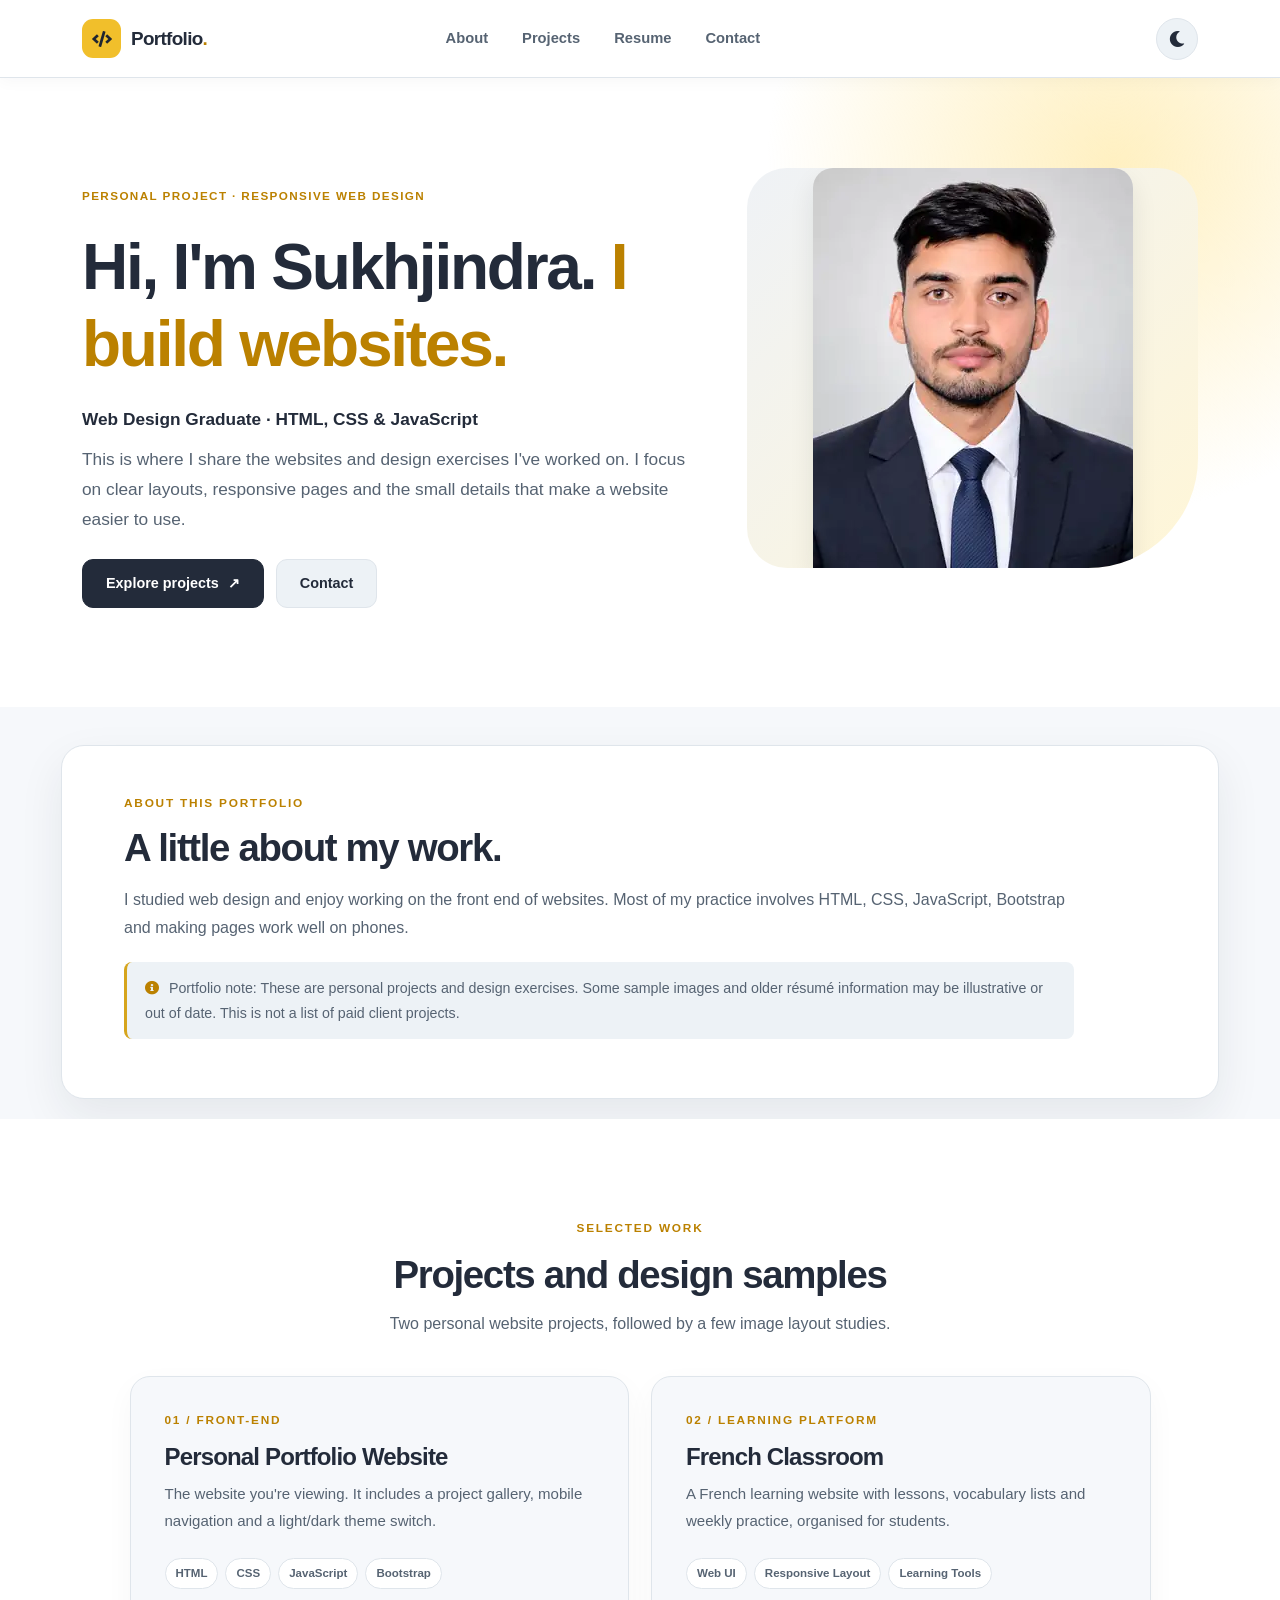
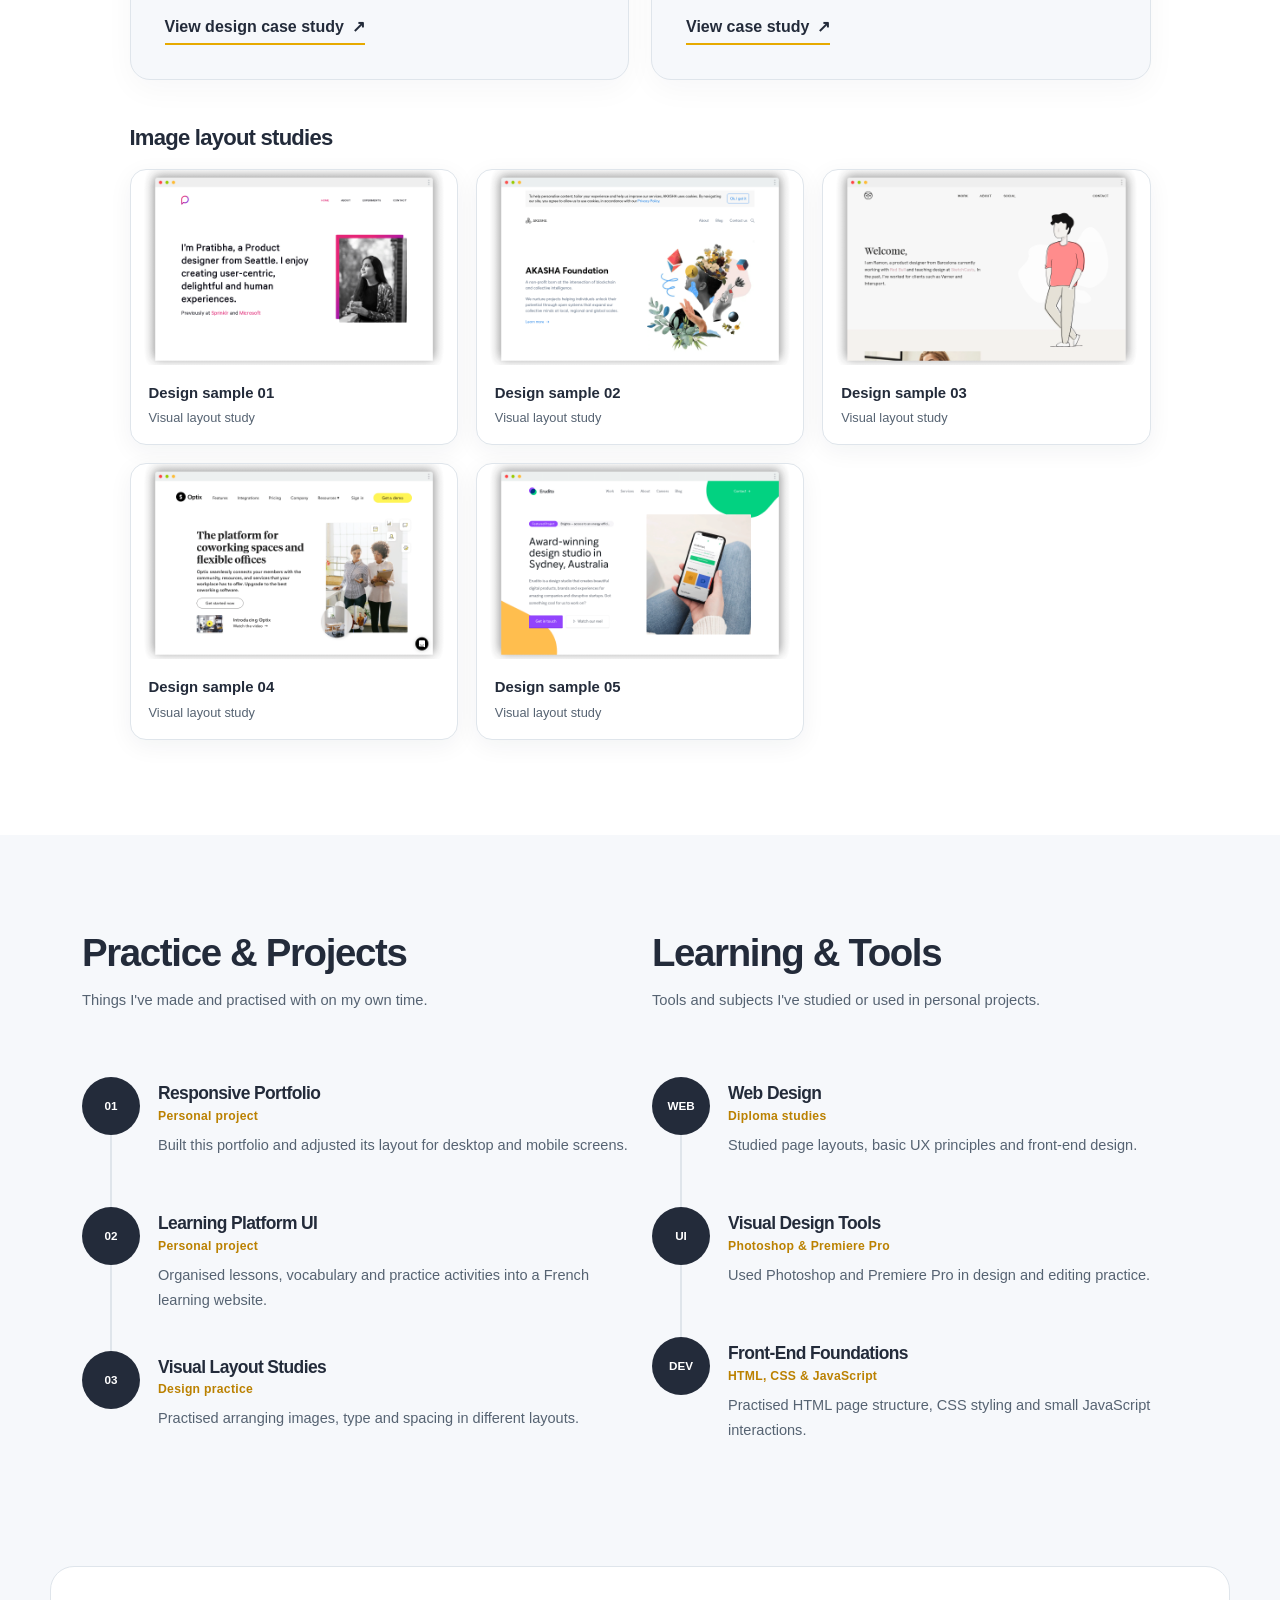
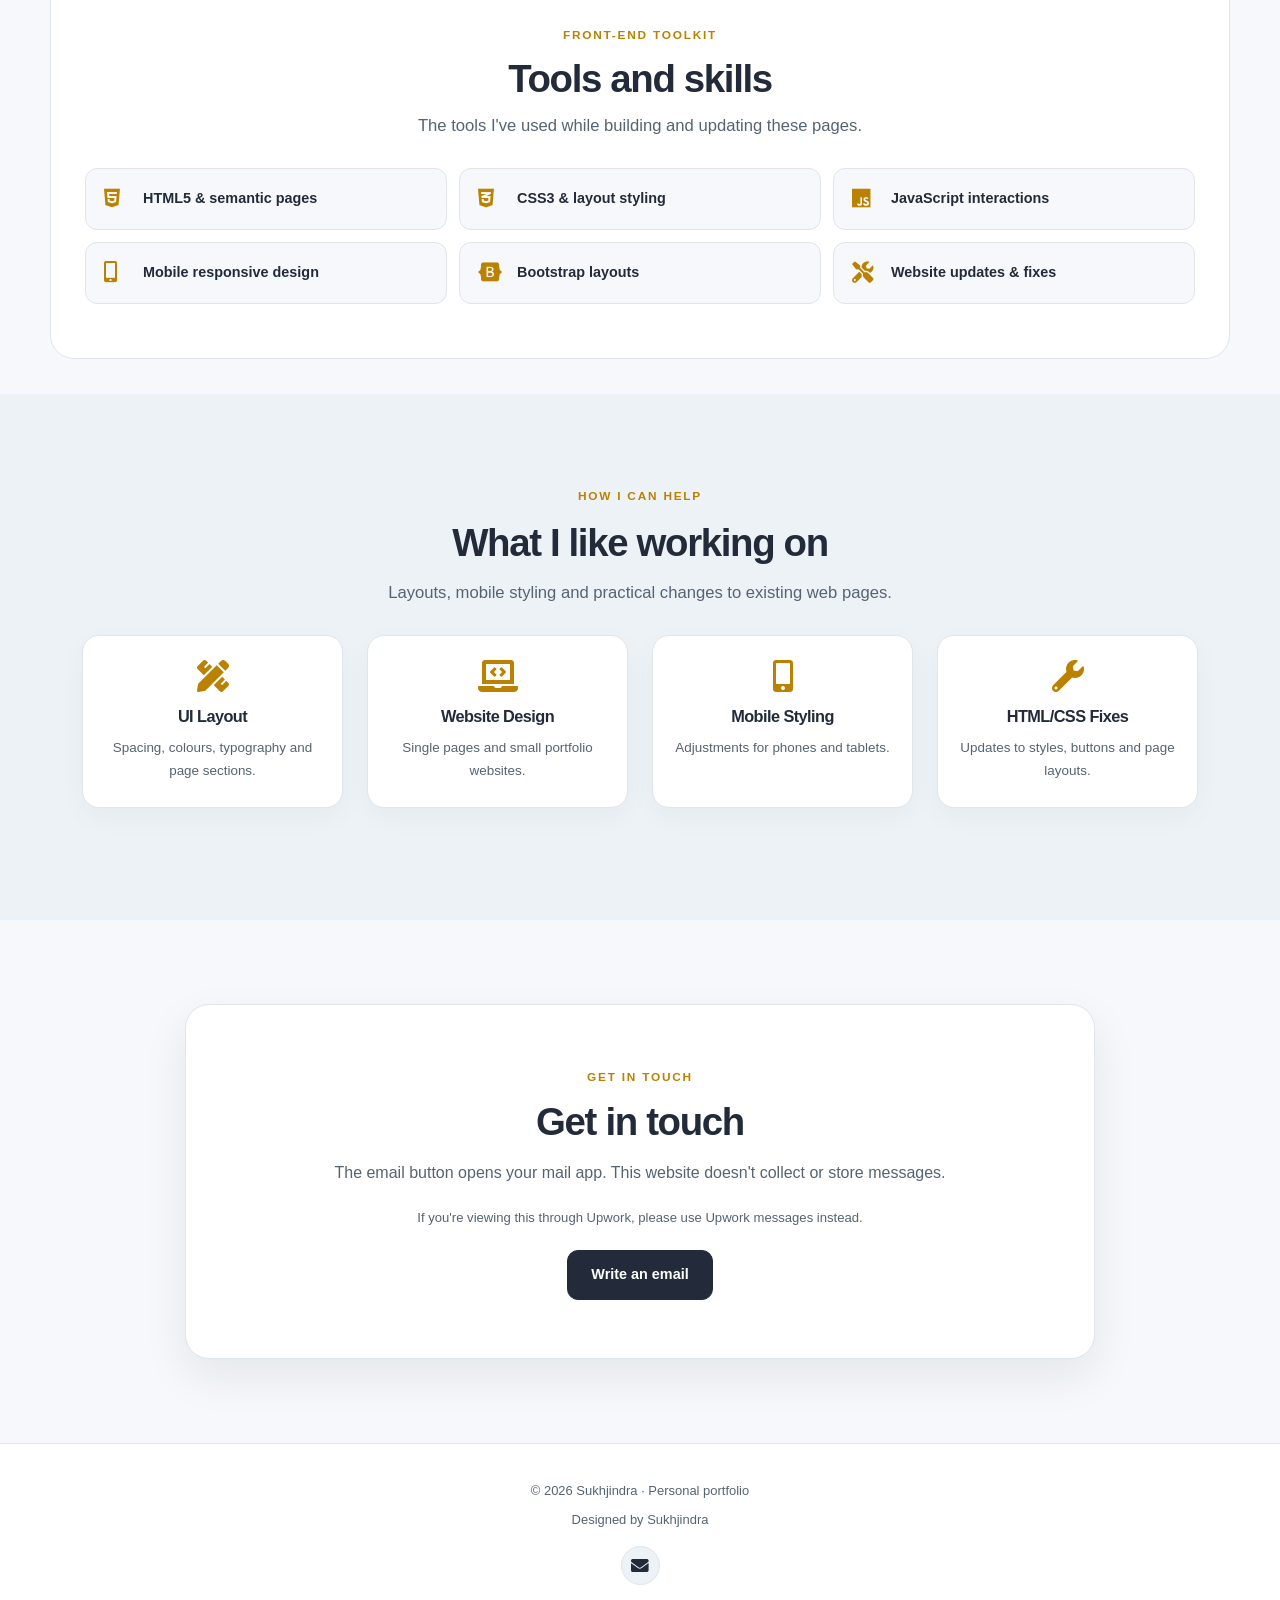
<file: index.html>
<!doctype html>
<html lang="en">

<head>
  <meta charset="utf-8">
  <meta name="viewport" content="width=device-width, initial-scale=1, shrink-to-fit=no">
  <meta name="description" content="Sukhjindra's personal web design portfolio, featuring responsive websites and front-end projects.">
  <meta name="theme-color" content="#ffffff">
  <meta property="og:title" content="Personal Web Design Portfolio | Front-End & Responsive Websites">
  <meta property="og:description" content="Personal front-end design projects, responsive layouts, HTML, CSS and JavaScript.">

  <title>Sukhjindra | Web Designer &amp; Front-End Projects</title>
  <link rel="stylesheet" href="https://cdn.jsdelivr.net/npm/bootstrap@5.3.3/dist/css/bootstrap.min.css">
  <link rel="stylesheet" href="https://cdnjs.cloudflare.com/ajax/libs/font-awesome/5.15.3/css/all.min.css">
  <link rel="stylesheet" href="./css/style.css">


  <link rel="canonical" href="https://github505050.github.io/Portfolio/">
</head>

<body>
  <a class="skip-link" href="#main-content">Skip to content</a>

  <!-- MENU -->
  <nav class="navbar navbar-expand-lg navbar-light">
    <div class="container">
      <a class="navbar-brand" href="#about" aria-label="Portfolio, back to the top"><i class="fas fa-code" aria-hidden="true"></i><span> Portfolio<span class="brand-dot">.</span></span></a>

      <button class="navbar-toggler" type="button" data-bs-toggle="collapse" data-bs-target="#navbarNav" aria-controls="navbarNav" aria-expanded="false" aria-label="Toggle navigation"><span class="navbar-toggler-icon"></span></button>

      <div class="collapse navbar-collapse" id="navbarNav">
        <ul class="navbar-nav mx-auto">
          <li class="nav-item">
            <a href="#about" class="nav-link"><span data-hover="About">About</span></a>
          </li>
          <li class="nav-item">
            <a href="#project" class="nav-link"><span data-hover="Projects">Projects</span></a>
          </li>
          <li class="nav-item">
            <a href="#resume" class="nav-link"><span data-hover="Resume">Resume</span></a>
          </li>
          <li class="nav-item">
            <a href="#contact" class="nav-link"><span data-hover="Contact">Contact</span></a>
          </li>
        </ul>

        <div class="navbar-nav ms-lg-auto">
          <div class="ml-lg-4">
            <div class="color-mode d-flex justify-content-center align-items-center"><button class="theme-toggle" type="button" aria-label="Enable dark mode" aria-pressed="false" title="Switch colour theme"><i class="fas fa-moon" aria-hidden="true"></i></button></div>
          </div>
        </div>
      </div>
    </div>
  </nav>

  <main id="main-content">
  <!-- ABOUT -->
  <section class="about full-screen d-lg-flex justify-content-center align-items-center" id="about">
    <div class="container">
      <div class="row">

        <div class="col-lg-7 col-md-12 col-12 d-flex align-items-center">
          <div class="about-text">
            <small class="small-text">PERSONAL PROJECT · RESPONSIVE WEB DESIGN</small>
            <h1>Hi, I'm Sukhjindra. <span class="highlight">I build websites.</span></h1>
            <p class="hero-signature">Web Design Graduate · HTML, CSS &amp; JavaScript</p>

            <p class="intro-copy">This is where I share the websites and design exercises I've worked on. I focus on clear layouts, responsive pages and the small details that make a website easier to use.</p>

            <div class="custom-btn-group mt-4">
              <!-- <a href="#" class="btn mr-lg-2 custom-btn"><i class='uil uil-file-alt'></i> Download Resume</a> -->
              <a href="#project" class="btn custom-btn custom-btn-bg custom-btn-link">Explore projects <span aria-hidden="true">↗</span></a>
              <a href="#contact" class="btn custom-btn custom-btn-outline">Contact</a>
            </div>
          </div>
        </div>

        <div class="col-lg-5 col-md-12 col-12">
          <div class="about-image svg">
            <img src="images/portfolio-headshot.webp" class="img-fluid" alt="Portrait of Sukhjindra wearing a navy suit" width="320" height="400" loading="eager" fetchpriority="high">
          </div>
        </div>

      </div>
    </div>
  </section>
  <!-- About Me -->
    <div class="container-about">
      <div class="about-me">
        <span class="section-eyebrow">ABOUT THIS PORTFOLIO</span>
        <h2>A little about my work.</h2>
        <p>I studied web design and enjoy working on the front end of websites. Most of my practice involves HTML, CSS, JavaScript, Bootstrap and making pages work well on phones.</p>
        <p class="portfolio-disclosure"><i class="fas fa-info-circle" aria-hidden="true"></i> Portfolio note: These are personal projects and design exercises. Some sample images and older résumé information may be illustrative or out of date. This is not a list of paid client projects.</p>
      </div>
    </div>
    <!-- PROJECTS -->
    <section class="project py-5" id="project">
      <div class="container">

        <div class="row">
          <div class="col-lg-11 text-center mx-auto col-12">

            <div class="col-lg-8 mx-auto">
              <span class="section-eyebrow">SELECTED WORK</span>
                <h2>Projects and design samples</h2>
            </div>

            <p class="gallery-note">Two personal website projects, followed by a few image layout studies.</p>
              <div class="featured-projects">
                <article class="featured-project"><span class="project-number">01 / FRONT-END</span><h3>Personal Portfolio Website</h3><p>The website you're viewing. It includes a project gallery, mobile navigation and a light/dark theme switch.</p><div class="project-tech"><span>HTML</span><span>CSS</span><span>JavaScript</span><span>Bootstrap</span></div><a href="upwork-showcase.html" aria-label="View the personal portfolio design case study">View design case study <span aria-hidden="true">↗</span></a></article>
                <article class="featured-project"><span class="project-number">02 / LEARNING PLATFORM</span><h3>French Classroom</h3><p>A French learning website with lessons, vocabulary lists and weekly practice, organised for students.</p><div class="project-tech"><span>Web UI</span><span>Responsive Layout</span><span>Learning Tools</span></div><a href="https://github505050.github.io/french-classroom/portfolio.html" target="_blank" rel="noopener noreferrer" aria-label="Open the French Classroom design case study">View case study <span aria-hidden="true">↗</span></a></article>
              </div>
              <h3 class="gallery-heading">Image layout studies</h3>
              <div class="project-gallery" aria-label="Selected image gallery">
                <figure class="study-card"><img src="images/project/project-image01.png" alt="Visual layout study 1" loading="lazy" decoding="async"><figcaption><strong>Design sample 01</strong><span>Visual layout study</span></figcaption></figure>
                <figure class="study-card"><img src="images/project/project-image02.png" alt="Visual layout study 2" loading="lazy" decoding="async"><figcaption><strong>Design sample 02</strong><span>Visual layout study</span></figcaption></figure>
                <figure class="study-card"><img src="images/project/project-image03.png" alt="Visual layout study 3" loading="lazy" decoding="async"><figcaption><strong>Design sample 03</strong><span>Visual layout study</span></figcaption></figure>
                <figure class="study-card"><img src="images/project/project-image04.png" alt="Visual layout study 4" loading="lazy" decoding="async"><figcaption><strong>Design sample 04</strong><span>Visual layout study</span></figcaption></figure>
                <figure class="study-card"><img src="images/project/project-image05.png" alt="Visual layout study 5" loading="lazy" decoding="async"><figcaption><strong>Design sample 05</strong><span>Visual layout study</span></figcaption></figure>
              </div>
          </div>
        </div>
      </div>
    </section>
    <!-- FEATURES -->
    <section class="resume py-5 d-lg-flex justify-content-center align-items-center" id="resume">
      <div class="container">
        <div class="row">

          <div class="col-lg-6 col-12">
            <h2 class="mb-4">Practice &amp; Projects</h2>
            <p class="timeline-note">Things I've made and practised with on my own time.</p>

            <div class="timeline">
              <div class="timeline-wrapper">
                <div class="timeline-yr">
                  <span>01</span>
                </div>
                <div class="timeline-info">
                  <h3><span>Responsive Portfolio</span><small>Personal project</small></h3>
                  <p>Built this portfolio and adjusted its layout for desktop and mobile screens.</p>
                </div>
              </div>

              <div class="timeline-wrapper">
                <div class="timeline-yr">
                  <span>02</span>
                </div>
                <div class="timeline-info">
                  <h3><span>Learning Platform UI</span><small>Personal project</small></h3>
                  <p>Organised lessons, vocabulary and practice activities into a French learning website.</p>
                </div>
              </div>

              <div class="timeline-wrapper">
                <div class="timeline-yr">
                  <span>03</span>
                </div>
                <div class="timeline-info">
                  <h3><span>Visual Layout Studies</span><small>Design practice</small></h3>
                  <p>Practised arranging images, type and spacing in different layouts.</p>
                </div>
              </div>



            </div>
          </div>

          <div class="col-lg-6 col-12">
            <h2 class="mb-4 mobile-mt-2">Learning &amp; Tools</h2>
            <p class="timeline-note">Tools and subjects I've studied or used in personal projects.</p>

            <div class="timeline">
              <div class="timeline-wrapper">
                <div class="timeline-yr">
                  <span>WEB</span>
                </div>
                <div class="timeline-info">
                  <h3><span>Web Design</span><small>Diploma studies</small></h3>
                  <p>Studied page layouts, basic UX principles and front-end design.</p>
                </div>
              </div>

              <div class="timeline-wrapper">
                <div class="timeline-yr">
                  <span>UI</span>
                </div>
                <div class="timeline-info">
                  <h3><span>Visual Design Tools</span><small>Photoshop &amp; Premiere Pro</small></h3>
                  <p>Used Photoshop and Premiere Pro in design and editing practice.</p>
                </div>
              </div>

              <div class="timeline-wrapper">
                <div class="timeline-yr">
                  <span>DEV</span>
                </div>
                <div class="timeline-info">
                  <h3><span>Front-End Foundations</span><small>HTML, CSS &amp; JavaScript</small></h3>
                  <p>Practised HTML page structure, CSS styling and small JavaScript interactions.</p>
                </div>
              </div>

            </div>
          </div>

        </div>
      </div>
    </section>
    <!-- Skills -->
    <section class="skills-section" id="skills" aria-labelledby="skills-heading">
      <span class="section-eyebrow">FRONT-END TOOLKIT</span>
      <h2 id="skills-heading">Tools and skills</h2>
      <p class="section-subtitle">The tools I've used while building and updating these pages.</p>
      <ul class="skills-list">
        <li><i class="fab fa-html5" aria-hidden="true"></i><span>HTML5 &amp; semantic pages</span></li>
        <li><i class="fab fa-css3-alt" aria-hidden="true"></i><span>CSS3 &amp; layout styling</span></li>
        <li><i class="fab fa-js" aria-hidden="true"></i><span>JavaScript interactions</span></li>
        <li><i class="fas fa-mobile-alt" aria-hidden="true"></i><span>Mobile responsive design</span></li>
        <li><i class="fab fa-bootstrap" aria-hidden="true"></i><span>Bootstrap layouts</span></li>
        <li><i class="fas fa-tools" aria-hidden="true"></i><span>Website updates &amp; fixes</span></li>
      </ul>
    </section>

    <!-- Tab things -->

    <section id="service" class="section">
      <div class="container text-center">
        <span class="section-eyebrow">HOW I CAN HELP</span>
        <h2 class="section-title mb-4">What I like working on</h2>
        <p class="section-subtitle">Layouts, mobile styling and practical changes to existing web pages.</p>
        

        <div class="row">
          <div class="col-sm-6 col-md-3 mb-4">
            <div class="custom-card card border">
              <div class="card-body">
                <i class="fas fa-pencil-ruler icons" aria-hidden="true"></i>
                <h3>UI Layout</h3><p>Spacing, colours, typography and page sections.</p>
              </div>
            </div>
          </div>
          <div class="col-sm-6 col-md-3 mb-4">
            <div class="custom-card card border">
              <div class="card-body">
                <i class="fas fa-laptop-code icons" aria-hidden="true"></i>
                <h3>Website Design</h3><p>Single pages and small portfolio websites.</p>
              </div>
            </div>
          </div>
          <div class="col-sm-6 col-md-3 mb-4">
            <div class="custom-card card border">
              <div class="card-body">
                <i class="fas fa-mobile-alt icons" aria-hidden="true"></i>
                <h3>Mobile Styling</h3><p>Adjustments for phones and tablets.</p>
              </div>
            </div>
          </div>
          <div class="col-sm-6 col-md-3 mb-4">
            <div class="custom-card card border">
              <div class="card-body">
                <i class="fas fa-wrench icons" aria-hidden="true"></i>
                <h3>HTML/CSS Fixes</h3><p>Updates to styles, buttons and page layouts.</p>
              </div>
            </div>
          </div>
        </div>
      </div>
    </section>
    <!-- CONTACT -->
    <section class="contact py-5" id="contact">
      <div class="container"><div class="contact-panel">
        <span class="section-eyebrow">GET IN TOUCH</span>
        <h2>Get in touch</h2>
        <p>The email button opens your mail app. This website doesn't collect or store messages.</p>
        <p class="contact-note">If you're viewing this through Upwork, please use Upwork messages instead.</p>
        <a class="btn custom-btn custom-btn-bg" href="mailto:sukhjindrasinghind89@gmail.com?subject=Website%20Enquiry">Write an email</a>
      </div></div>
    </section>
  </main>
    <footer class="footer py-5"><div class="container text-center">
      <p class="copyright-text">© 2026 Sukhjindra · Personal portfolio</p>
      <p class="copyright-text">Designed by Sukhjindra</p>
      <div class="social-icons">
        <a href="mailto:sukhjindrasinghind89@gmail.com" aria-label="Email"><i class="fas fa-envelope" aria-hidden="true"></i></a>
        </div>
    </div></footer>
    <script src="https://cdn.jsdelivr.net/npm/bootstrap@5.3.3/dist/js/bootstrap.bundle.min.js"></script>
    <script src="js/custom.js" defer></script>
</body>
</html>
</file>
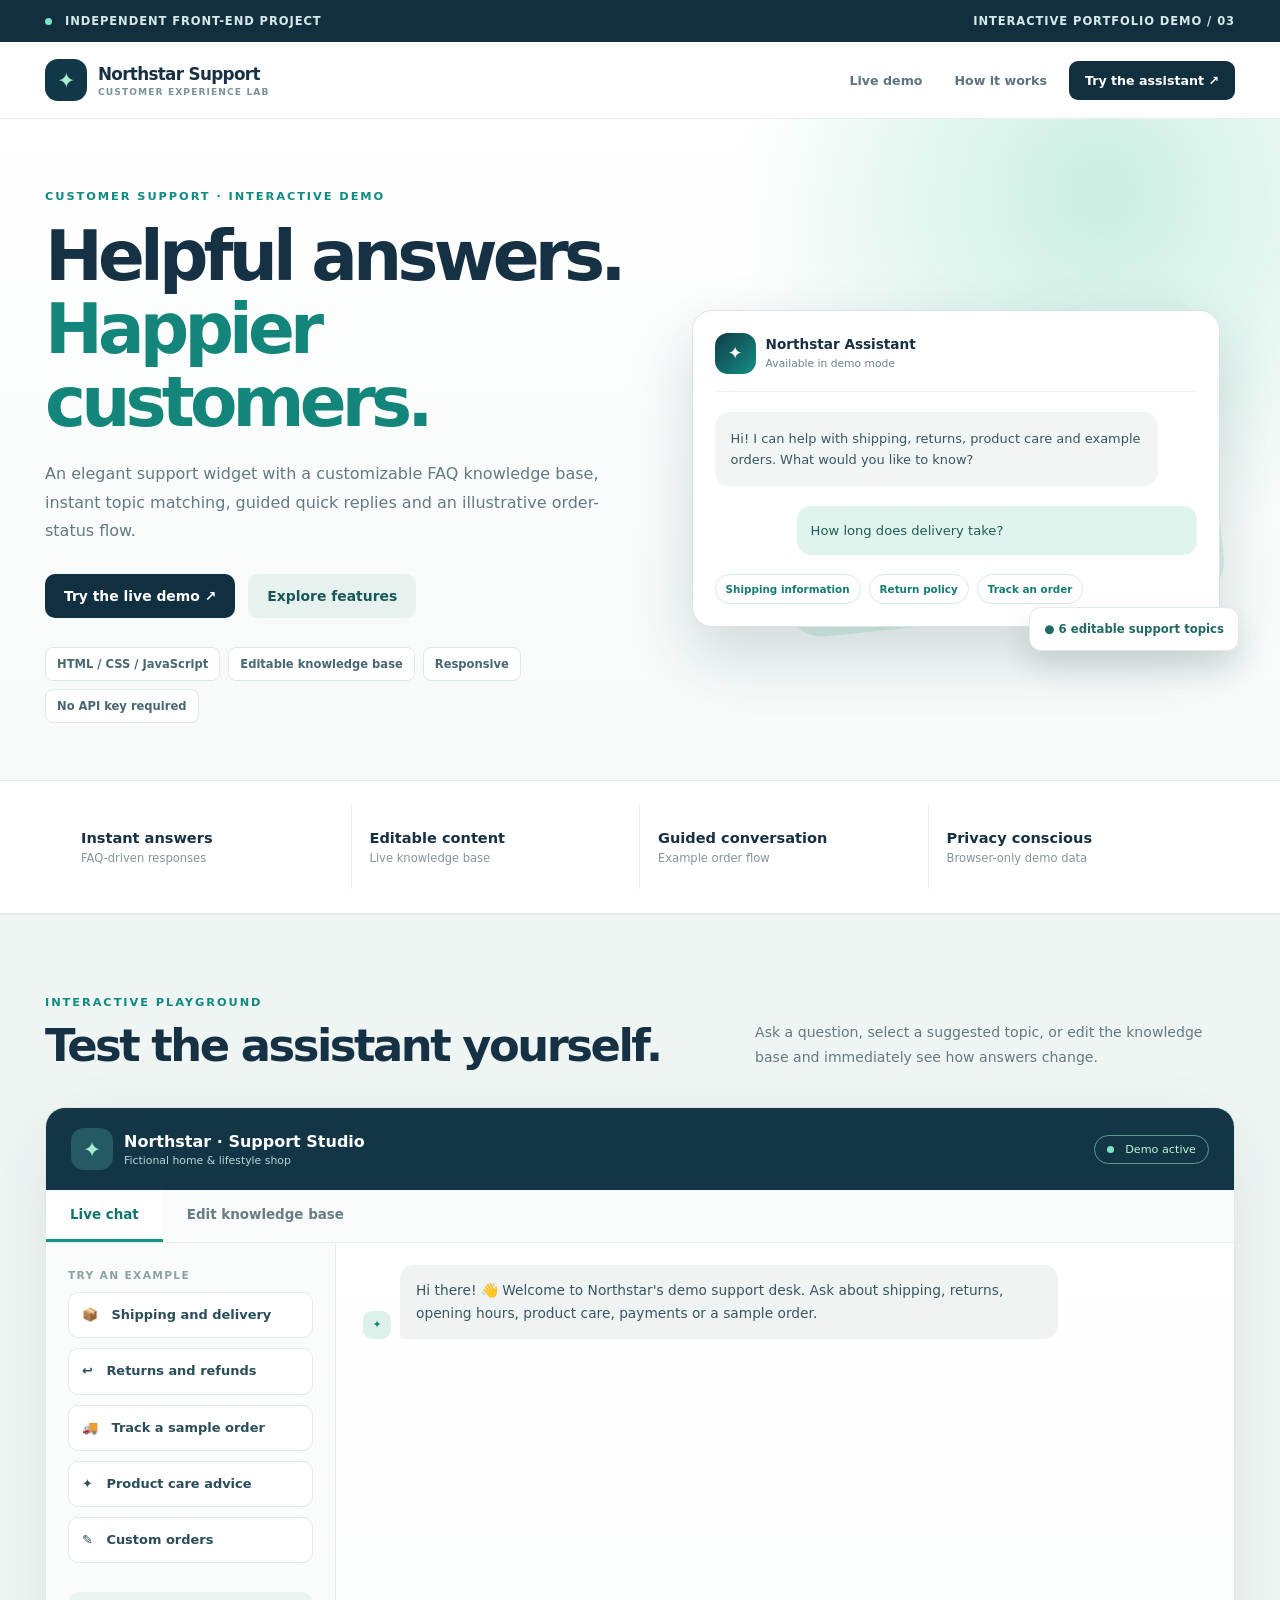
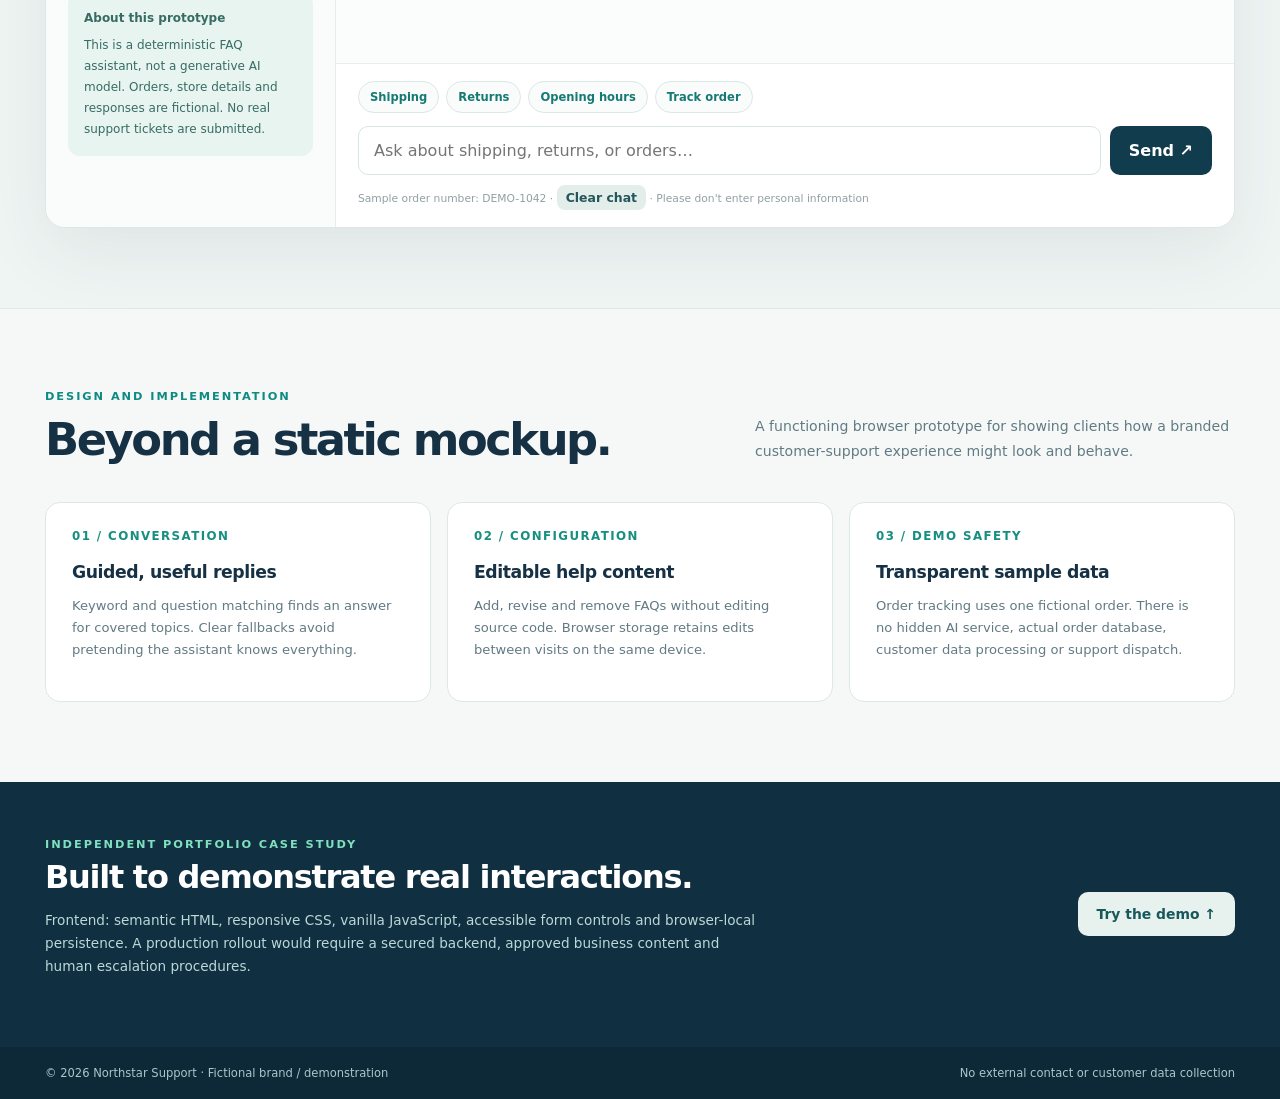
<file: demos/customer-support-chatbot/index.html>
<!doctype html>
<html lang="en">
<head>
<meta charset="utf-8"><meta name="viewport" content="width=device-width,initial-scale=1">
<meta name="theme-color" content="#112e40">
<meta name="description" content="Interactive customer support chatbot portfolio demonstration with editable knowledge base, FAQ matching and a fictional order lookup.">
<title>Northstar Support — Chatbot Demo & Case Study</title>
<style>
:root{font-family:Inter,"Segoe UI",system-ui,-apple-system,sans-serif;color:#163044;background:#f5f8f7;font-synthesis:none;--dark:#102f40;--teal:#077e7a;--muted:#627a83;--stroke:#dce8e6;--shadow:0 24px 70px #15354214}
*{box-sizing:border-box}body{margin:0}button,input,textarea{font:inherit}button{cursor:pointer}button:focus-visible,input:focus-visible,textarea:focus-visible{outline:3px solid #33bcb0;outline-offset:3px}button:disabled{cursor:not-allowed;opacity:.6}a{color:inherit;text-decoration:none}.wrap{width:min(1190px,calc(100% - 42px));margin:auto}.top{background:#112f3e;color:#d6e9e8}.top .wrap{min-height:42px;display:flex;align-items:center;justify-content:space-between;gap:12px;font-size:.72rem;letter-spacing:.08em;text-transform:uppercase;font-weight:800}.dot{width:7px;height:7px;display:inline-block;background:#7ce3c2;border-radius:50%;margin-right:8px}.nav{background:#fff;border-bottom:1px solid #e7eeec}.nav .wrap{min-height:76px;display:flex;justify-content:space-between;align-items:center;gap:20px}.logo{display:flex;align-items:center;gap:11px;font-size:1.05rem;letter-spacing:-.04em;font-weight:900}.logo-mark{background:#113848;color:#a8edcf;width:42px;height:42px;border-radius:13px;display:grid;place-items:center;font-size:1.35rem}.logo small{display:block;color:#789399;letter-spacing:.12em;font-size:.57rem;margin-top:3px}.navlinks{display:flex;gap:12px;align-items:center}.navlinks a{font-size:.79rem;color:#5c747e;font-weight:750;padding:10px}.navlinks .jump{background:#112f3e;color:#fff;border-radius:9px;padding:12px 16px}
.hero{padding:70px 0 57px;background:radial-gradient(circle at 86% 11%,#caeee2,transparent 29%),linear-gradient(#fff,#f6faf9)}.hero-grid{display:grid;grid-template-columns:1.05fr .95fr;align-items:center;gap:46px}.eyebrow{font-size:.71rem;text-transform:uppercase;letter-spacing:.17em;color:#0d8a81;font-weight:900}.hero h1{font-size:clamp(2.65rem,5.4vw,5.1rem);line-height:1.055;letter-spacing:-.07em;margin:17px 0 21px;max-width:650px}.hero h1 em{font-style:normal;color:#13857a}.hero p{color:var(--muted);line-height:1.8;font-size:1rem;max-width:580px}.hero-actions{display:flex;gap:13px;align-items:center;flex-wrap:wrap;margin:28px 0}.cta{border:0;border-radius:10px;background:#102f40;color:#fff;padding:14px 19px;font-weight:850;font-size:.87rem;display:inline-block}.cta:hover{background:#1b5262}.cta.secondary{background:#e7f2ef;color:#18575a}.tags{display:flex;gap:8px;flex-wrap:wrap;margin-top:29px}.tags span{background:#fff;border:1px solid #dceae7;padding:9px 11px;border-radius:8px;font-size:.72rem;color:#486871;font-weight:750}
.hero-visual{position:relative;min-height:335px;display:grid;align-items:center}.hero-visual:before{content:"";position:absolute;inset:9% 4% 3% 15%;background:#d9f1e9;border-radius:36px;transform:rotate(-6deg)}.showcase{position:relative;margin:25px 15px 0 0;border:1px solid #d7e5e4;border-radius:20px;background:#fff;box-shadow:0 27px 64px #1437452d;padding:22px}.showcase .bar{display:flex;align-items:center;gap:10px;border-bottom:1px solid #edf1f0;padding-bottom:17px}.avatar{display:grid;place-items:center;width:41px;height:41px;border-radius:13px;color:#fff;background:linear-gradient(135deg,#103c49,#158f84);font-size:1.1rem}.showcase strong{display:block;font-size:.85rem}.showcase small{font-size:.67rem;color:#69828c}.preview-bubble{background:#f1f6f5;padding:16px;border-radius:14px;max-width:92%;font-size:.81rem;line-height:1.65;margin:20px 0;color:#385563}.preview-answer{background:#e1f3ed;margin-left:auto;padding:14px;border-radius:14px;max-width:83%;font-size:.82rem;line-height:1.6;color:#1f5e56}.preview-pills{display:flex;flex-wrap:wrap;gap:8px;margin-top:19px}.preview-pills span{background:#fff;border:1px solid #d8e9e4;color:#147c71;font-size:.65rem;border-radius:20px;padding:8px 10px;font-weight:800}.float{position:absolute;right:-4px;bottom:-24px;background:#fff;border:1px solid #deebe8;padding:14px;border-radius:12px;box-shadow:0 16px 30px #163a4124;color:#226962;font-weight:850;font-size:.73rem}
.stats{background:#fff;border-block:1px solid #e1eae8}.stats .wrap{display:grid;grid-template-columns:repeat(4,1fr)}.stats div{padding:24px 18px;border-right:1px solid #e9efed}.stats div:last-child{border:0}.stats b{display:block;font-size:.91rem}.stats span{display:block;font-size:.72rem;color:#82959c;margin-top:5px}
.section{padding:80px 0}.head{display:flex;justify-content:space-between;align-items:end;gap:24px;margin-bottom:24px}.head h2{font-size:clamp(2.1rem,3.5vw,3.2rem);letter-spacing:-.055em;line-height:1.12;margin:12px 0}.head p{line-height:1.75;color:var(--muted);max-width:480px;font-size:.88rem}.lab{background:#eff5f3;border-block:1px solid #dfebe7}.app{background:#fff;border:1px solid #dbe8e5;border-radius:20px;overflow:hidden;box-shadow:var(--shadow)}.appbar{background:#123645;color:#fff;padding:20px 25px;display:flex;justify-content:space-between;align-items:center;gap:12px}.appbar .left{display:flex;gap:11px;align-items:center}.appbar .logo-mark{background:#245a63}.appbar strong{display:block}.appbar small{font-size:.68rem;color:#b7d5d9;display:block;margin-top:3px}.appbar .live{font-size:.7rem;color:#bdf4d7;border:1px solid #5a9e94;padding:7px 12px;border-radius:100px}.app-tabs{display:flex;background:#f9fbfa;border-bottom:1px solid #e3eeea}.app-tabs button{padding:17px 24px;border:0;background:transparent;color:#667d83;font-weight:800;font-size:.84rem;border-bottom:3px solid transparent}.app-tabs button[aria-selected=true]{color:#11776d;border-bottom-color:#159486;background:#fff}.appbody{display:grid;grid-template-columns:290px minmax(0,1fr);min-height:560px}.sidebar{background:#f9fcfb;border-right:1px solid #e3edeb;padding:26px 22px}.smallhead{font-size:.67rem;font-weight:900;text-transform:uppercase;letter-spacing:.12em;color:#8ca1a4}.scenario{display:block;background:#fff;border:1px solid #e0ebea;border-radius:10px;padding:13px;text-align:left;width:100%;margin-top:10px;color:#294d59;font-size:.81rem;font-weight:780;line-height:1.4}.scenario:hover{border-color:#3eb5a5;background:#f0faf7}.side-note{background:#e8f4ef;border-radius:12px;padding:16px;margin-top:29px;color:#366c63;font-size:.75rem;line-height:1.75}.side-note b{display:block;margin-bottom:6px}.panel{min-width:0}.chat-frame{height:420px;overflow-y:auto;padding:22px 27px 10px;display:flex;flex-direction:column;gap:15px;background:linear-gradient(180deg,#fff,#fbfdfc)}.msg{display:flex;align-items:flex-end;gap:9px}.msg.user{justify-content:flex-end}.msg .bubble{max-width:78%;border-radius:14px 14px 14px 4px;background:#eff4f3;color:#385562;padding:14px 16px;font-size:.86rem;line-height:1.65;white-space:pre-wrap;overflow-wrap:anywhere}.msg.user .bubble{background:#176e75;color:#fff;border-radius:14px 14px 4px 14px}.msg .face{width:28px;height:28px;background:#def0ea;color:#1d8271;border-radius:9px;display:grid;place-items:center;font-weight:900;font-size:.68rem;flex:none}.timestamp{font-size:.65rem;color:#81989c;margin-top:6px}.chat-footer{border-top:1px solid #e6efeb;padding:17px 22px;background:#fff}.quick{display:flex;gap:7px;flex-wrap:wrap;margin-bottom:13px}.quick button{border:1px solid #d9e9e6;color:#157a73;background:#f9fcfb;padding:8px 11px;border-radius:100px;font-size:.72rem;font-weight:750}.compose{display:flex;gap:9px}.compose input{min-width:0;flex:1;padding:14px 15px;border-radius:10px;border:1px solid #d8e5e4;color:#264b58;background:#fff}.compose button{padding:0 19px;border:0;border-radius:10px;background:#113c4d;color:#fff;font-weight:800}.helper{color:#91a0a2;font-size:.67rem;margin-top:10px}
.kb{padding:26px;display:none}.kb.visible{display:block}.kbintro{color:var(--muted);font-size:.86rem;line-height:1.7}.kbgrid{display:grid;grid-template-columns:minmax(0,1fr) minmax(250px,.92fr);gap:23px;margin-top:22px}.kb-list{display:grid;gap:9px;align-content:start;max-height:460px;overflow:auto}.kb-item{border:1px solid #dce9e6;background:#fff;border-radius:11px;padding:13px;text-align:left}.kb-item b{display:block;font-size:.82rem;color:#315766}.kb-item small{color:#79939a;font-size:.69rem}.kb-item:hover{border-color:#319f94}.editor{background:#f7faf9;border:1px solid #e3eeeb;border-radius:13px;padding:22px}.editor label{display:block;font-size:.75rem;color:#466977;font-weight:800;margin:0 0 7px}.editor input,.editor textarea{width:100%;border:1px solid #d3e2e0;border-radius:8px;padding:11px 12px;background:#fff;margin:0 0 15px;color:#284e58;font-size:.82rem}.editor textarea{resize:vertical;min-height:96px}.buttons{display:flex;gap:8px;flex-wrap:wrap}.btnsm{background:#123c4c;color:#fff;border:0;border-radius:8px;padding:10px 13px;font-size:.78rem;font-weight:800}.btnsm.alt{background:#e3eeea;color:#23555a}.btnsm.warn{background:#fff2ef;color:#9b4a40}.feedback{min-height:22px;font-size:.72rem;color:#237a66;margin-top:9px}
.features{display:grid;grid-template-columns:repeat(3,1fr);gap:16px}.feature{background:#fff;border:1px solid var(--stroke);padding:26px;border-radius:15px}.feature .num{font-size:.74rem;color:#178f80;font-weight:900;letter-spacing:.12em}.feature h3{font-size:1.08rem;letter-spacing:-.025em;margin:19px 0 9px}.feature p{font-size:.82rem;line-height:1.7;color:var(--muted)}.end{background:#102f40;color:#fff;padding:55px 0}.end .wrap{display:flex;justify-content:space-between;align-items:center;gap:25px}.end h2{font-size:2rem;letter-spacing:-.04em;margin:7px 0}.end p{color:#bcd8d8;line-height:1.7;font-size:.85rem;max-width:720px}.footer{background:#0d2836;color:#abc6cb;padding:19px 0;font-size:.72rem}.footer .wrap{display:flex;justify-content:space-between;gap:10px;flex-wrap:wrap}
@media(max-width:950px){.hero-grid{grid-template-columns:1fr}.hero-visual{max-width:570px}.appbody{grid-template-columns:220px 1fr}.sidebar{padding:17px}.section{padding:65px 0}}@media(max-width:700px){.wrap{width:calc(100% - 30px)}.top .wrap{font-size:.6rem}.nav .wrap{min-height:68px}.navlinks a:not(.jump){display:none}.hero{padding:52px 0}.hero h1{font-size:clamp(2.6rem,11vw,4.2rem)}.stats .wrap{grid-template-columns:1fr 1fr}.stats div:nth-child(2){border-right:0}.stats div{padding:15px}.head{display:block}.appbody{display:flex;flex-direction:column}.sidebar{border-right:0;border-bottom:1px solid #e1ece7;padding:16px}.scenarios{display:flex;gap:8px;overflow-x:auto}.scenario{flex:0 0 auto;width:auto;max-width:220px;margin:10px 0 0}.side-note{margin-top:15px}.chat-frame{height:390px;padding:15px}.chat-footer{padding:13px}.kbgrid{grid-template-columns:1fr}.kb{padding:16px}.features{grid-template-columns:1fr}.end .wrap{display:block}.end h2{font-size:1.7rem}}@media(prefers-reduced-motion:reduce){*{scroll-behavior:auto!important}}
</style>
</head>
<body>
<div class="top"><div class="wrap"><span><i class="dot"></i> Independent front-end project</span><span>Interactive portfolio demo / 03</span></div></div>
<header class="nav"><div class="wrap"><a class="logo" href="#top"><span class="logo-mark">✦</span><span>Northstar Support<small>CUSTOMER EXPERIENCE LAB</small></span></a><nav class="navlinks" aria-label="Page navigation"><a href="#lab">Live demo</a><a href="#about">How it works</a><a class="jump" href="#lab">Try the assistant ↗</a></nav></div></header>
<main id="top"><section class="hero"><div class="wrap hero-grid"><div><div class="eyebrow">Customer support · interactive demo</div><h1>Helpful answers.<br><em>Happier customers.</em></h1><p>An elegant support widget with a customizable FAQ knowledge base, instant topic matching, guided quick replies and an illustrative order-status flow.</p><div class="hero-actions"><a href="#lab" class="cta">Try the live demo ↗</a><a href="#about" class="cta secondary">Explore features</a></div><div class="tags"><span>HTML / CSS / JavaScript</span><span>Editable knowledge base</span><span>Responsive</span><span>No API key required</span></div></div><div class="hero-visual"><div class="showcase"><div class="bar"><div class="avatar">✦</div><div><strong>Northstar Assistant</strong><small>Available in demo mode</small></div></div><div class="preview-bubble">Hi! I can help with shipping, returns, product care and example orders. What would you like to know?</div><div class="preview-answer">How long does delivery take?</div><div class="preview-pills"><span>Shipping information</span><span>Return policy</span><span>Track an order</span></div></div><div class="float">● 6 editable support topics</div></div></div></section>
<section class="stats"><div class="wrap"><div><b>Instant answers</b><span>FAQ-driven responses</span></div><div><b>Editable content</b><span>Live knowledge base</span></div><div><b>Guided conversation</b><span>Example order flow</span></div><div><b>Privacy conscious</b><span>Browser-only demo data</span></div></div></section>
<section id="lab" class="section lab"><div class="wrap"><div class="head"><div><div class="eyebrow">Interactive playground</div><h2>Test the assistant yourself.</h2></div><p>Ask a question, select a suggested topic, or edit the knowledge base and immediately see how answers change.</p></div>
<div class="app"><div class="appbar"><div class="left"><span class="logo-mark">✦</span><div><strong>Northstar · Support Studio</strong><small>Fictional home & lifestyle shop</small></div></div><span class="live"><i class="dot"></i> Demo active</span></div>
<div class="app-tabs" role="tablist" aria-label="Demo mode"><button type="button" id="chatTab" role="tab" aria-selected="true" aria-controls="chatPanel">Live chat</button><button type="button" id="kbTab" role="tab" aria-selected="false" aria-controls="kbPanel">Edit knowledge base</button></div>
<div id="chatPanel" role="tabpanel" aria-labelledby="chatTab" class="appbody">
<aside class="sidebar"><div class="smallhead">Try an example</div><div class="scenarios" id="scenarios"><button class="scenario" data-query="What is your shipping policy?">📦 &nbsp; Shipping and delivery</button><button class="scenario" data-query="Can I return something?">↩️ &nbsp; Returns and refunds</button><button class="scenario" data-query="Track my order">🚚 &nbsp; Track a sample order</button><button class="scenario" data-query="How do I care for my furniture?">✦ &nbsp; Product care advice</button><button class="scenario" data-query="Do you offer custom orders?">✎ &nbsp; Custom orders</button></div><div class="side-note"><b>About this prototype</b>This is a deterministic FAQ assistant, not a generative AI model. Orders, store details and responses are fictional. No real support tickets are submitted.</div></aside>
<div class="panel"><div id="messages" class="chat-frame" role="log" aria-live="polite" aria-label="Chat messages"></div><div class="chat-footer"><div class="quick" id="quickReplies"><button data-query="Shipping">Shipping</button><button data-query="Returns">Returns</button><button data-query="Opening hours">Opening hours</button><button data-query="Track order">Track order</button></div><form id="chatForm" class="compose"><input id="chatInput" maxlength="350" autocomplete="off" placeholder="Ask about shipping, returns, or orders…" aria-label="Type your question" required><button id="sendBtn" type="submit">Send ↗</button></form><div class="helper">Sample order number: DEMO-1042 · <button class="btnsm alt" id="clearChat" style="padding:5px 9px">Clear chat</button> · Please don't enter personal information</div></div></div></div>
<div id="kbPanel" role="tabpanel" aria-labelledby="kbTab" class="kb" hidden><p class="kbintro">This editor makes the demo genuinely customizable. Choose a support topic, change its question, trigger words or answer, then test it in live chat. Changes are saved only in this browser.</p><div class="kbgrid"><div><div class="smallhead">Support topics <span id="faqCount"></span></div><div class="kb-list" id="faqList"></div></div><form id="faqForm" class="editor"><div class="smallhead" id="editorTitle" style="margin-bottom:16px">Add a topic</div><label for="faqQuestion">Common customer question</label><input id="faqQuestion" maxlength="140" required placeholder="e.g. Do you ship internationally?"><label for="faqKeywords">Trigger words or phrases (comma-separated)</label><input id="faqKeywords" maxlength="400" required placeholder="shipping, delivery, international"><label for="faqAnswer">Assistant answer</label><textarea id="faqAnswer" maxlength="850" required placeholder="Write a helpful answer..."></textarea><div class="buttons"><button class="btnsm" type="submit">Save topic</button><button class="btnsm alt" type="button" id="newFaq">New topic</button><button class="btnsm warn" type="button" id="deleteFaq">Delete</button><button class="btnsm alt" type="button" id="resetFaq">Restore examples</button></div><div class="feedback" id="faqFeedback" aria-live="polite"></div></form></div></div></div>
</div></section>
<section class="section" id="about"><div class="wrap"><div class="head"><div><div class="eyebrow">Design and implementation</div><h2>Beyond a static mockup.</h2></div><p>A functioning browser prototype for showing clients how a branded customer-support experience might look and behave.</p></div><div class="features"><div class="feature"><div class="num">01 / CONVERSATION</div><h3>Guided, useful replies</h3><p>Keyword and question matching finds an answer for covered topics. Clear fallbacks avoid pretending the assistant knows everything.</p></div><div class="feature"><div class="num">02 / CONFIGURATION</div><h3>Editable help content</h3><p>Add, revise and remove FAQs without editing source code. Browser storage retains edits between visits on the same device.</p></div><div class="feature"><div class="num">03 / DEMO SAFETY</div><h3>Transparent sample data</h3><p>Order tracking uses one fictional order. There is no hidden AI service, actual order database, customer data processing or support dispatch.</p></div></div></div></section>
<section class="end"><div class="wrap"><div><div class="eyebrow" style="color:#7fe0bf">Independent portfolio case study</div><h2>Built to demonstrate real interactions.</h2><p>Frontend: semantic HTML, responsive CSS, vanilla JavaScript, accessible form controls and browser-local persistence. A production rollout would require a secured backend, approved business content and human escalation procedures.</p></div><a class="cta secondary" href="#lab">Try the demo ↑</a></div></section></main>
<footer class="footer"><div class="wrap"><span>© 2026 Northstar Support · Fictional brand / demonstration</span><span>No external contact or customer data collection</span></div></footer>
<script>
(function(){
"use strict";
var KEY="northstar-faq-v1",HKEY="northstar-history-v1";
var defaults=[
{id:"shipping",question:"What is your shipping policy?",keywords:"shipping,delivery,ship,postage,arrive,international",answer:"For this fictional store, standard delivery takes 3–5 business days and express delivery takes 1–2 business days. This is sample policy information, not a real store commitment."},
{id:"returns",question:"Can I return an item?",keywords:"return,returns,refund,exchange,refunds,change my mind",answer:"In this demonstration, unused items may be returned within 30 days with proof of purchase. Personalized items are excluded. This policy is illustrative only."},
{id:"hours",question:"When are you available?",keywords:"hours,open,opening,closing,available,contact,support",answer:"The fictional support team is available Monday–Friday, 9 AM–5 PM. This chatbot demonstration works at any time."},
{id:"products",question:"How do I care for your products?",keywords:"care,clean,cleaning,wood,furniture,materials,product care",answer:"For the sample home collection, wipe surfaces with a soft, slightly damp cloth and avoid harsh chemicals. Follow the product's own care instructions for real purchases."},
{id:"custom",question:"Can I order a custom product?",keywords:"custom,customize,personalize,bespoke,personalised,custom order",answer:"In our sample store, custom orders begin with a brief outlining dimensions, materials and preferences. A real site could route the request to a team member."},
{id:"payments",question:"What payments do you accept?",keywords:"payment,pay,card,credit,paypal,checkout,billing",answer:"This fictional example would accept major credit cards at checkout. No real payments can be made through this demo."}
];
function cloneDefaults(){return JSON.parse(JSON.stringify(defaults));}
function load(k,f){try{var v=JSON.parse(localStorage.getItem(k));return Array.isArray(v)?v:f;}catch(e){return f;}}
function persist(k,v){try{localStorage.setItem(k,JSON.stringify(v));}catch(e){}}
function norm(s){return String(s).toLowerCase().normalize("NFD").replace(/[\u0300-\u036f]/g,"").replace(/[^a-z0-9]+/g," ").trim();}
var faqs=load(KEY,cloneDefaults()).filter(function(x){return x&&typeof x.question==="string"&&typeof x.answer==="string"&&typeof x.keywords==="string";});
if(!faqs.length)faqs=cloneDefaults();
var history=load(HKEY,[]).filter(function(x){return x&&typeof x.text==="string"&&(x.who==="bot"||x.who==="user");}).slice(-30);
var selectedId=null,pending=false, messages=document.getElementById("messages"), chatInput=document.getElementById("chatInput");
function time(){return new Date().toLocaleTimeString([], {hour:"2-digit",minute:"2-digit"});}
function bubble(who,text){var outer=document.createElement("div");outer.className="msg "+who;if(who==="bot"){var face=document.createElement("span");face.className="face";face.textContent="✦";face.setAttribute("aria-hidden","true");outer.appendChild(face);}var el=document.createElement("div");el.className="bubble";el.textContent=text;outer.appendChild(el);messages.appendChild(outer);messages.scrollTop=messages.scrollHeight;}
function add(who,text){history.push({who:who,text:text});history=history.slice(-30);persist(HKEY,history);bubble(who,text);}
function welcome(){add("bot","Hi there! 👋 Welcome to Northstar's demo support desk. Ask about shipping, returns, opening hours, product care, payments or a sample order.");}
function showHistory(){messages.textContent="";if(!history.length){welcome();return;}history.forEach(function(x){bubble(x.who,x.text);});}
function answer(q){
var clean=norm(q);
if(/\b(demo 1042|1042)\b/.test(clean))return "Sample order DEMO-1042: Packed and ready for dispatch. Estimated arrival: 3 business days. This order record is fictional and cannot be connected to a real shop.";
if(/\b(order|track|tracking|status|parcel|package)\b/.test(clean))return "You can try the fictional order lookup. Type DEMO-1042 and I'll show its sample status. Please don't share real order numbers.";
var tokens=clean.split(" ").filter(function(w){return w.length>2&&!["what","when","where","which","with","your","could","would","please","about","does","have","that","this","from","some","want","need","help"].includes(w);});
var best=null,high=0;
faqs.forEach(function(f){var score=0,question=norm(f.question),phrases=f.keywords.split(",").map(norm).filter(Boolean);if(clean===question)score+=12;if(question.includes(clean)&&clean.length>=5)score+=5;phrases.forEach(function(p){if(clean===p)score+=9;else if(clean.includes(p)&&p.length>=4)score+=5;else{var parts=p.split(" ").filter(function(w){return w.length>2;});parts.forEach(function(w){if(tokens.includes(w))score+=2;});}});question.split(" ").forEach(function(w){if(w.length>4&&tokens.includes(w))score+=1;});if(score>high){high=score;best=f;}});
if(best&&high>=2)return best.answer;
return "I don't have a reliable answer to that in the current demo knowledge base. Try a suggested topic or open 'Edit knowledge base' to teach this assistant a new answer. A production chatbot should offer a human handoff.";
}
function send(q){q=String(q||"").trim().slice(0,350);if(!q||pending)return;add("user",q);chatInput.value="";pending=true;document.getElementById("sendBtn").disabled=true;window.setTimeout(function(){add("bot",answer(q));pending=false;document.getElementById("sendBtn").disabled=false;},350);}
document.getElementById("chatForm").addEventListener("submit",function(e){e.preventDefault();send(chatInput.value);});
document.querySelectorAll("[data-query]").forEach(function(b){b.addEventListener("click",function(){setTab("chat");send(b.getAttribute("data-query"));});});
document.getElementById("clearChat").addEventListener("click",function(){history=[];persist(HKEY,history);showHistory();});
function setTab(which){var isChat=which==="chat";document.getElementById("chatPanel").hidden=!isChat;document.getElementById("kbPanel").hidden=isChat;document.getElementById("chatTab").setAttribute("aria-selected",String(isChat));document.getElementById("kbTab").setAttribute("aria-selected",String(!isChat));if(!isChat)renderList();}
document.getElementById("chatTab").addEventListener("click",function(){setTab("chat");});document.getElementById("kbTab").addEventListener("click",function(){setTab("kb");});
var faqList=document.getElementById("faqList"),form=document.getElementById("faqForm"),question=document.getElementById("faqQuestion"),keys=document.getElementById("faqKeywords"),faqAnswer=document.getElementById("faqAnswer");
function feedback(msg){document.getElementById("faqFeedback").textContent=msg;}
function loadEditor(id){selectedId=id;var f=faqs.find(function(x){return x.id===id;});question.value=f?f.question:"";keys.value=f?f.keywords:"";faqAnswer.value=f?f.answer:"";document.getElementById("editorTitle").textContent=f?"Edit support topic":"New support topic";document.getElementById("deleteFaq").disabled=!f;feedback("");}
function renderList(){faqList.textContent="";document.getElementById("faqCount").textContent="("+faqs.length+")";faqs.forEach(function(f){var b=document.createElement("button");b.className="kb-item";b.type="button";var t=document.createElement("b");t.textContent=f.question;var small=document.createElement("small");small.textContent=f.keywords;b.appendChild(t);b.appendChild(small);b.addEventListener("click",function(){loadEditor(f.id);});faqList.appendChild(b);});}
form.addEventListener("submit",function(e){e.preventDefault();var q=question.value.trim(),k=keys.value.trim(),a=faqAnswer.value.trim();if(!q||!k||!a){feedback("Complete all fields.");return;}var item={id:selectedId||"custom-"+Date.now(),question:q,keywords:k,answer:a};var idx=faqs.findIndex(function(f){return f.id===selectedId;});if(idx>=0)faqs[idx]=item;else faqs.push(item);selectedId=item.id;persist(KEY,faqs);renderList();loadEditor(item.id);feedback("Saved. Switch to Live chat to test the new answer.");});
document.getElementById("newFaq").addEventListener("click",function(){loadEditor(null);question.focus();});
document.getElementById("deleteFaq").addEventListener("click",function(){if(!selectedId)return;faqs=faqs.filter(function(f){return f.id!==selectedId;});persist(KEY,faqs);renderList();loadEditor(null);feedback("Topic deleted.");});
document.getElementById("resetFaq").addEventListener("click",function(){if(!confirm("Restore the six sample topics? Your edited topics will be replaced."))return;faqs=cloneDefaults();persist(KEY,faqs);renderList();loadEditor(null);feedback("Sample topics restored.");});
loadEditor(faqs[0].id);showHistory();renderList();
})();
</script>
</body></html>
</file>
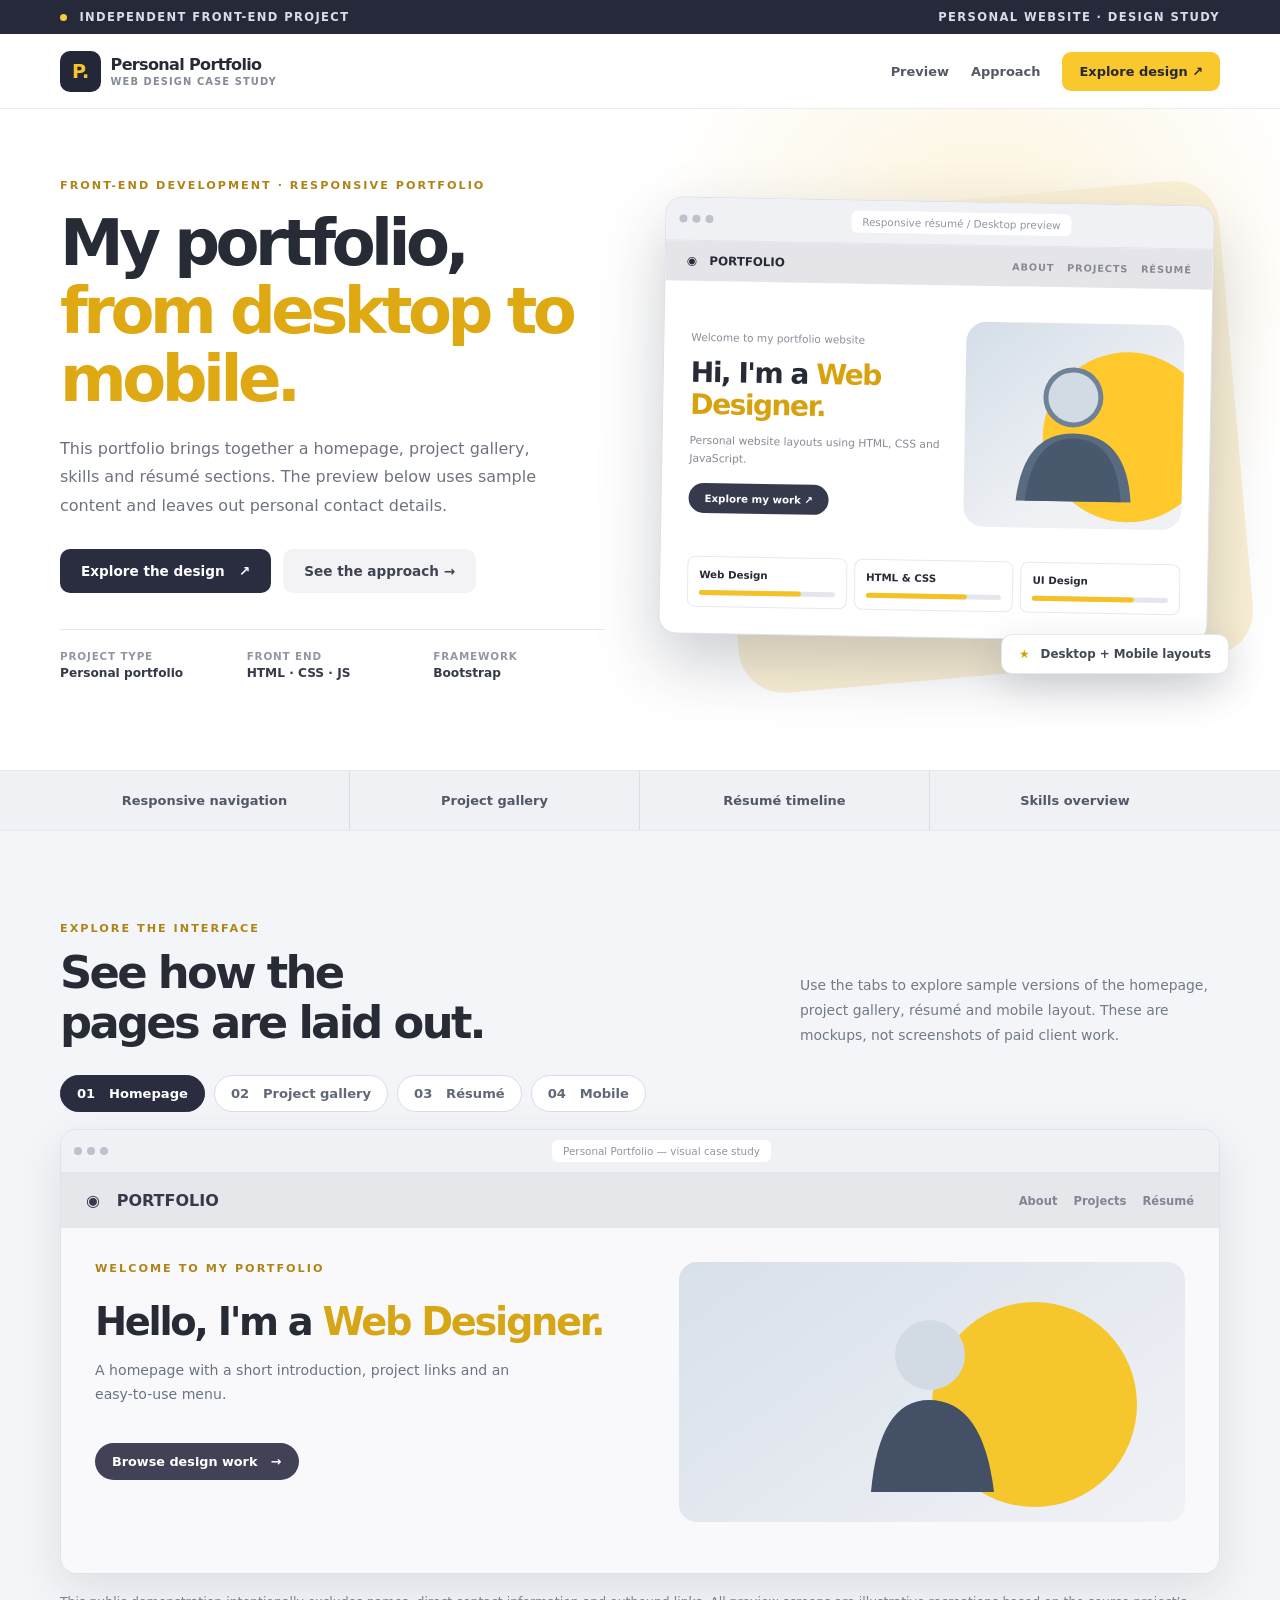
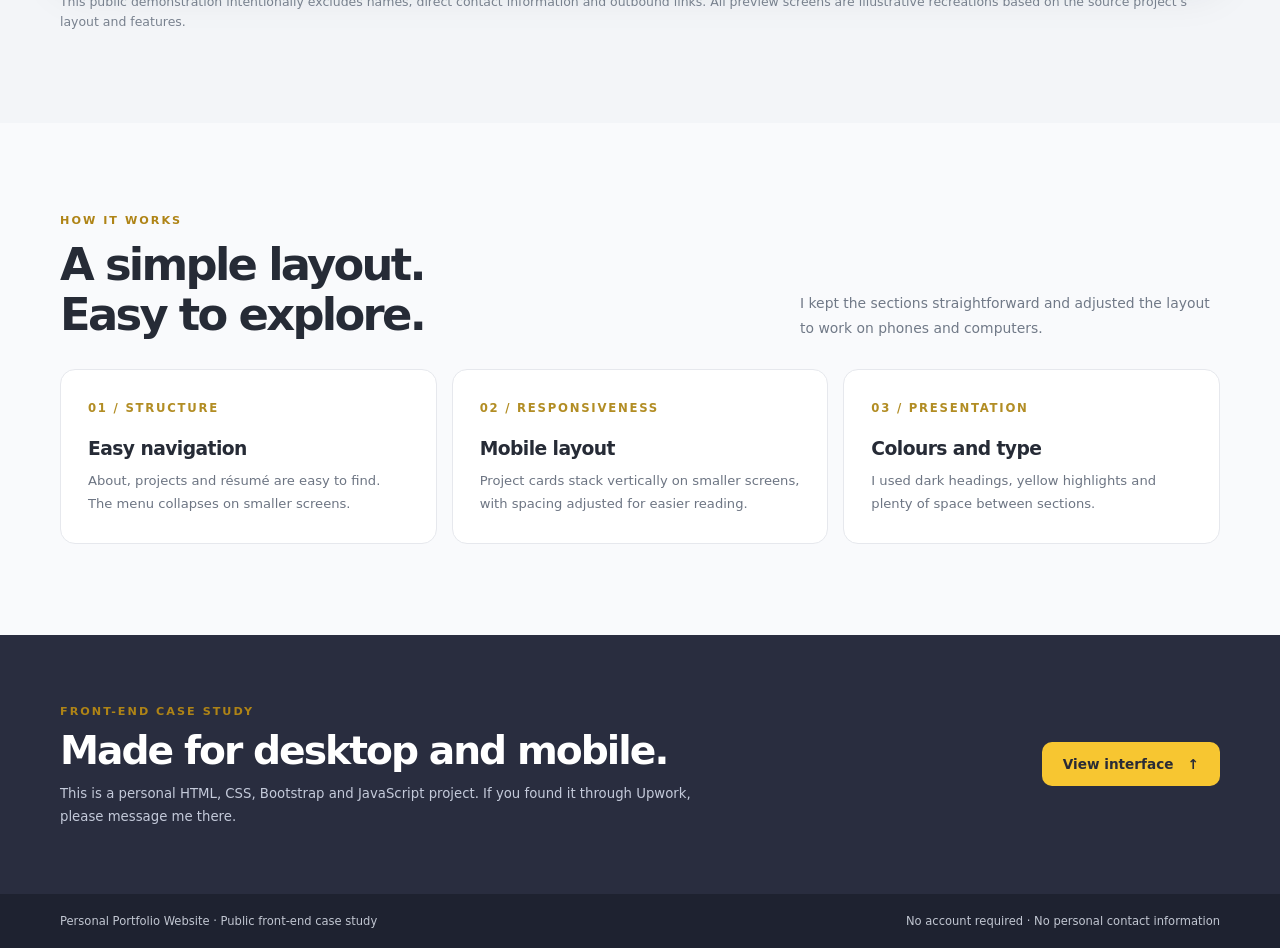
<file: upwork-showcase.html>
<!doctype html>
<html lang="en">
<head>
<meta charset="utf-8"><meta name="viewport" content="width=device-width,initial-scale=1">
<meta name="theme-color" content="#202435">
<meta name="description" content="Responsive personal portfolio website case study featuring HTML, CSS, JavaScript and Bootstrap layouts. Public, login-free preview without personal contact details.">
<title>Personal Portfolio Website | Front-End Design Case Study</title>
<style>
:root{font-family:Inter,system-ui,-apple-system,"Segoe UI",sans-serif;color:#262b36;background:#f9fafc;--gold:#f9c42e;--ink:#242737;--muted:#6f7583;--border:#e5e8ee}*{box-sizing:border-box}html{scroll-behavior:smooth}body{margin:0}a{text-decoration:none;color:inherit}button{font:inherit;cursor:pointer}button:focus-visible,a:focus-visible{outline:3px solid var(--gold);outline-offset:4px}.container{width:min(1160px,calc(100% - 42px));margin:auto}.top{background:#252939;color:#d8dcea;padding:10px 0;font-size:.72rem;font-weight:800;letter-spacing:.12em;text-transform:uppercase}.top .container{display:flex;justify-content:space-between;gap:20px}.top i{display:inline-block;width:7px;height:7px;border-radius:50%;background:#f7cb3a;margin-right:7px}.header{background:#fff;border-bottom:1px solid #ececf0}.nav{display:flex;justify-content:space-between;align-items:center;gap:18px;min-height:74px}.logo{display:flex;align-items:center;gap:10px;font-weight:900;letter-spacing:-.04em}.logo strong{background:var(--ink);color:var(--gold);border-radius:10px;padding:9px 12px;font-size:1.2rem}.logo small{font-size:.62rem;letter-spacing:.11em;display:block;color:#858b96;margin-top:2px}.menu{display:flex;align-items:center;gap:22px}.menu a{font-size:.81rem;color:#545a64;font-weight:750}.menu a:last-child{background:#f9c82d;border-radius:9px;padding:12px 17px;color:#252735}.menu a:hover{color:#b08a10}
.eyebrow{font-size:.7rem;letter-spacing:.18em;text-transform:uppercase;color:#af8416;font-weight:880}.hero{background:radial-gradient(circle at 77% 25%,#fcf2d9 0,transparent 31%),#fff;overflow:hidden}.hero .container{display:grid;grid-template-columns:.98fr 1.02fr;gap:48px;align-items:center;padding-top:70px;padding-bottom:90px}.hero h1{font-size:clamp(3rem,5vw,5.05rem);line-height:1.06;letter-spacing:-.07em;margin:18px 0 21px;font-weight:900}.hero h1 span{color:#dfa913}.hero p{color:#6d737f;line-height:1.8;font-size:1rem;max-width:510px;margin:0}.actions{display:flex;gap:12px;align-items:center;flex-wrap:wrap;margin-top:28px}.btn{display:inline-block;border:0;background:#2a2d40;color:#fff;padding:14px 21px;border-radius:10px;font-size:.85rem;font-weight:850}.btn:hover{background:#424459}.btn-outline{background:#f3f3f6;color:#3f4353}.facts{display:grid;grid-template-columns:repeat(3,1fr);gap:15px;border-top:1px solid #e7e8eb;margin-top:36px;padding-top:20px}.facts small{display:block;color:#9298a2;font-size:.65rem;text-transform:uppercase;font-weight:800;letter-spacing:.08em}.facts b{font-size:.76rem;display:block;margin-top:4px;color:#353a49}
.hero-preview{position:relative;padding:22px 9px 42px}.hero-preview:before{content:"";position:absolute;inset:4% -3% 1% 12%;border-radius:45px;background:#faf0d5;transform:rotate(-5deg)}.desktop{position:relative;background:#fff;box-shadow:0 28px 65px #1a223539;border-radius:17px;overflow:hidden;border:1px solid #dce0e8;transform:rotate(1deg)}.bar{background:#eff1f5;border-bottom:1px solid #e1e5eb;padding:10px 13px;display:flex;align-items:center;gap:9px}.dots{display:flex;gap:5px}.dots i{width:8px;height:8px;border-radius:50%;background:#bcc2cd}.address{max-width:70%;margin:auto;text-align:center;background:#fff;padding:5px 11px;color:#8f95a0;border-radius:6px;font-size:.65rem}.sitebar{background:#e5e5e9;padding:13px 21px;display:flex;justify-content:space-between;align-items:center;color:#272b38;font-size:.74rem;font-weight:850}.sitebar span{color:#858a92;font-size:.61rem;letter-spacing:.09em}.sitehero{display:grid;grid-template-columns:1.1fr .9fr;gap:8px;padding:36px 27px 29px;align-items:center}.sitehero small{font-size:.66rem;color:#8b8e98}.sitehero h3{font-size:clamp(1.24rem,2.2vw,1.95rem);letter-spacing:-.055em;margin:12px 0 11px;line-height:1.14}.sitehero h3 em{color:#d7a20e;font-style:normal}.sitehero p{font-size:.67rem;color:#858a93;line-height:1.65}.sitehero b{display:inline-block;margin-top:15px;background:#37394c;color:#fff;border-radius:20px;padding:9px 16px;font-size:.64rem}.portrait{height:205px;background:linear-gradient(140deg,#d4dee7,#eff1f5 65%);border-radius:20px;position:relative;display:grid;place-items:center;overflow:hidden}.portrait:before{content:"";position:absolute;width:170px;height:170px;border-radius:50%;background:#ffc92e;top:28px;right:-30px}.portrait svg{position:relative;z-index:1}.skills-preview{display:grid;grid-template-columns:repeat(3,1fr);gap:7px;padding:5px 27px 26px}.skill{border:1px solid #e7e9ef;border-radius:8px;padding:11px}.skill b{display:block;font-size:.64rem}.skill i{display:block;width:100%;height:5px;background:#e3e6ec;border-radius:8px;margin-top:10px}.skill i:after{content:"";display:block;height:5px;width:75%;background:#f5c124;border-radius:8px}
.floating{position:absolute;bottom:6px;right:-9px;background:#fff;padding:12px 17px;border:1px solid #e5e8ed;box-shadow:0 13px 38px #1d243628;border-radius:11px;font-size:.74rem;font-weight:850;z-index:2;color:#424953}.floating i{font-style:normal;color:#d0a007;margin-right:7px}
.stripe{background:#f0f1f5;border-block:1px solid #e7e8ee}.stripe .container{display:grid;grid-template-columns:repeat(4,1fr)}.stripe span{padding:22px;text-align:center;border-right:1px solid #dadde5;font-size:.81rem;font-weight:820;color:#51586a}.stripe span:last-child{border:0}.section{padding:91px 0}.section-head{display:flex;justify-content:space-between;gap:30px;align-items:end;margin-bottom:27px}.section-head h2{font-size:clamp(2rem,3.5vw,3.1rem);letter-spacing:-.06em;line-height:1.12;margin:13px 0 0}.section-head p{max-width:420px;color:#707987;font-size:.87rem;line-height:1.8;margin:0}.design{background:#f3f5f8}.tabs{display:flex;gap:9px;flex-wrap:wrap;margin-bottom:17px}.tabs button{border:1px solid #d9dce4;border-radius:999px;padding:10px 16px;background:#fff;color:#616978;font-weight:810;font-size:.82rem}.tabs button[aria-selected=true]{background:#2a2c40;color:#fff;border-color:#2a2c40}.browser{border:1px solid #dfe2e9;border-radius:17px;overflow:hidden;background:#fff;box-shadow:0 15px 45px #1d25301a}.screen{background:#f9f9fb;min-height:400px}.screen[hidden]{display:none!important}.demo-top{background:#e6e7eb;padding:18px 25px;display:flex;justify-content:space-between;align-items:center;font-weight:860;color:#37384c}.demo-top small{color:#818696;font-size:.72rem}.demo-grid{padding:34px;display:grid;grid-template-columns:1.05fr .95fr;gap:24px}.demo-hello{font-weight:850;letter-spacing:-.06em;font-size:clamp(1.9rem,3vw,3rem);line-height:1.14;margin-top:25px}.demo-hello em{color:#d7a616;font-style:normal}.demo-muted{color:#697384;font-size:.88rem;line-height:1.7;margin-top:15px;max-width:430px}.demo-cta{display:inline-block;color:#fff;background:#414256;padding:11px 17px;border-radius:999px;font-size:.8rem;font-weight:800;margin-top:22px}.demo-picture{border-radius:18px;background:linear-gradient(145deg,#d8e0ea,#f1f2f6);min-height:260px;display:grid;place-items:center;position:relative;overflow:hidden}.demo-picture:before{content:"";position:absolute;width:205px;height:205px;background:#f6c72c;border-radius:50%;top:40px;left:50%}.demo-picture svg{position:relative;z-index:1}.gallery{display:grid;grid-template-columns:repeat(3,1fr);gap:15px;padding:25px}.gallery-item{background:#fff;border:1px solid #e4e7ed;border-radius:12px;overflow:hidden}.gallery-art{height:145px;background:linear-gradient(125deg,#b6c5d6,#edf0f6);display:flex;align-items:center;justify-content:center}.gallery-art.gold{background:linear-gradient(125deg,#e7c563,#fcf0c5)}.gallery-art.blue{background:linear-gradient(125deg,#b3cbe0,#eef2f5)}.gallery-art span{font-size:2.6rem}.gallery-item b{display:block;padding:12px 13px;font-size:.78rem}.timeline{display:grid;grid-template-columns:1fr 1fr;gap:18px;padding:28px}.resume-card{background:#fff;border:1px solid #e3e7ec;border-radius:13px;padding:25px}.resume-card h3{margin:0 0 16px;font-size:1.2rem}.entry{padding:13px 0;border-top:1px solid #ebedf1}.entry small{font-size:.7rem;color:#a57c16;font-weight:840}.entry b{display:block;font-size:.88rem;margin-top:4px}.entry p{color:#78828b;font-size:.75rem;line-height:1.5;margin:5px 0 0}.phone-stage{min-height:460px;background:#e9eefa;display:grid;place-items:center;padding:25px}.phone{width:290px;max-width:100%;background:#fff;border:8px solid #303447;border-radius:29px;overflow:hidden;box-shadow:0 20px 42px #19233a45}.phone .sitebar{padding:16px}.phone-content{padding:21px 16px}.phone-content h3{font-size:1.65rem;letter-spacing:-.06em;line-height:1.1}.phone-content h3 em{font-style:normal;color:#d5a20e}.phone-content p{color:#737f90;font-size:.75rem;line-height:1.5}.phone-content .tiny{background:#fff;border:1px solid #eaecf1;border-radius:10px;padding:12px;margin-top:10px;font-size:.78rem;font-weight:780}.tiny .meter{height:5px;background:#e4e6ee;border-radius:6px;margin-top:9px}.tiny .meter i{display:block;width:78%;height:5px;background:#f5c521;border-radius:6px}.footnote{font-size:.78rem;color:#78818e;line-height:1.6;margin:18px 0 0}
.cards{display:grid;grid-template-columns:repeat(3,1fr);gap:15px;margin-top:28px}.feature{background:#fff;border:1px solid #e6e8ed;padding:27px;border-radius:15px}.feature .n{color:#b28d24;letter-spacing:.15em;font-size:.73rem;font-weight:900}.feature h3{letter-spacing:-.03em;margin:22px 0 11px}.feature p{color:#6d7583;line-height:1.75;font-size:.82rem;margin:0}.bottom{background:#292d3f;color:#fff;padding:65px 0}.bottom .container{display:flex;justify-content:space-between;align-items:center;gap:20px}.bottom h2{font-size:2.45rem;margin:9px 0;letter-spacing:-.05em}.bottom p{color:#c4cada;font-size:.83rem;line-height:1.8;max-width:650px;margin:0}.bottom .btn{background:#f7c631;color:#292b36;white-space:nowrap}.footer{padding:20px 0;background:#1e2230;color:#c1c6d1;font-size:.72rem}.footer .container{display:flex;justify-content:space-between;gap:20px;flex-wrap:wrap}
@media(max-width:940px){.hero .container{gap:20px}.sitehero{padding:20px 15px}.portrait{height:170px}.hero h1{font-size:3.5rem}.menu{gap:12px}.stripe span{padding:19px 8px}.section{padding:65px 0}}
@media(max-width:730px){.container{width:min(100% - 32px,1160px)}.hero .container{grid-template-columns:1fr;padding-top:48px;padding-bottom:65px}.hero h1{font-size:3.7rem;max-width:580px}.hero-preview{max-width:620px}.top span:last-child{display:none}.menu a:not(:last-child){display:none}.section-head{align-items:start;flex-direction:column;gap:13px}.stripe .container{grid-template-columns:repeat(2,1fr)}.stripe span:nth-child(2){border:0}.stripe span:nth-child(-n+2){border-bottom:1px solid #dce0e6}.demo-grid{grid-template-columns:1fr}.demo-picture{min-height:210px}.cards{grid-template-columns:1fr}.bottom .container{align-items:start;flex-direction:column}.bottom h2{font-size:2rem}}
@media(max-width:480px){.top{font-size:.58rem}.nav{min-height:65px}.logo{font-size:.88rem}.logo strong{padding:8px}.menu a:last-child{padding:10px;font-size:.72rem}.hero h1{font-size:clamp(2.75rem,11vw,3.5rem)}.hero .container{padding-top:34px}.sitehero{padding:15px 11px;gap:5px}.sitehero h3{font-size:1.14rem}.sitehero p{font-size:.59rem}.sitehero b{padding:7px;font-size:.57rem}.portrait{height:140px}.facts{gap:7px}.facts b{font-size:.65rem}.facts small{font-size:.56rem}.gallery{grid-template-columns:1fr;padding:14px}.gallery-art{height:125px}.timeline{grid-template-columns:1fr;padding:14px}.demo-grid{padding:18px}.demo-hello{font-size:2rem}.tabs button{font-size:.71rem;padding:9px 10px}.floating{right:0;font-size:.65rem}.bar .address{font-size:.55rem}.section{padding:55px 0}}
@media(prefers-reduced-motion:reduce){html{scroll-behavior:auto}}
</style>
</head>
<body>
<div class="top"><div class="container"><span><i></i> Independent front-end project</span><span>Personal website · Design study</span></div></div>
<header class="header"><nav class="container nav" aria-label="Portfolio navigation"><a class="logo" href="#top"><strong>P.</strong><span>Personal Portfolio<small>WEB DESIGN CASE STUDY</small></span></a><div class="menu"><a href="#demo">Preview</a><a href="#approach">Approach</a><a href="#demo">Explore design ↗</a></div></nav></header>
<main id="top">
<section class="hero"><div class="container"><div><div class="eyebrow">Front-end development · Responsive portfolio</div><h1>My portfolio, <span>from desktop to mobile.</span></h1><p>This portfolio brings together a homepage, project gallery, skills and résumé sections. The preview below uses sample content and leaves out personal contact details.</p><div class="actions"><a class="btn" href="#demo">Explore the design &nbsp; ↗</a><a class="btn btn-outline" href="#approach">See the approach →</a></div><div class="facts"><div><small>Project type</small><b>Personal portfolio</b></div><div><small>Front end</small><b>HTML · CSS · JS</b></div><div><small>Framework</small><b>Bootstrap</b></div></div></div>
<div class="hero-preview" aria-label="Illustrative layout preview of the personal résumé website"><div class="desktop"><div class="bar"><div class="dots"><i></i><i></i><i></i></div><div class="address">Responsive résumé / Desktop preview</div></div><div class="sitebar"><strong>◉ &nbsp; PORTFOLIO</strong><span>ABOUT &nbsp; PROJECTS &nbsp; RÉSUMÉ</span></div><div class="sitehero"><div><small>Welcome to my portfolio website</small><h3>Hi, I'm a <em>Web Designer.</em></h3><p>Personal website layouts using HTML, CSS and JavaScript.</p><b>Explore my work ↗</b></div><div class="portrait"><svg width="156" height="158" viewBox="0 0 156 158" aria-hidden="true"><circle cx="77" cy="50" r="30" fill="#708298"/><path d="M21 154q7-68 57-68 53 0 58 68" fill="#596b81"/><circle cx="77" cy="50" r="25" fill="#d1dbe4"/><path d="M30 154q7-63 48-63 43 0 48 63" fill="#48596e"/></svg></div></div><div class="skills-preview"><div class="skill"><b>Web Design</b><i></i></div><div class="skill"><b>HTML &amp; CSS</b><i></i></div><div class="skill"><b>UI Design</b><i></i></div></div></div><div class="floating"><i>★</i> Desktop + Mobile layouts</div></div></div></section>
<section class="stripe"><div class="container"><span>Responsive navigation</span><span>Project gallery</span><span>Résumé timeline</span><span>Skills overview</span></div></section>
<section class="section design" id="demo"><div class="container"><div class="section-head"><div><div class="eyebrow">Explore the interface</div><h2>See how the<br>pages are laid out.</h2></div><p>Use the tabs to explore sample versions of the homepage, project gallery, résumé and mobile layout. These are mockups, not screenshots of paid client work.</p></div><div class="tabs" role="tablist" aria-label="Select design preview"><button type="button" id="tab-home" role="tab" aria-selected="true" aria-controls="panel-home" tabindex="0" data-tab="home">01 &nbsp; Homepage</button><button type="button" id="tab-gallery" role="tab" aria-selected="false" aria-controls="panel-gallery" tabindex="-1" data-tab="gallery">02 &nbsp; Project gallery</button><button type="button" id="tab-resume" role="tab" aria-selected="false" aria-controls="panel-resume" tabindex="-1" data-tab="resume">03 &nbsp; Résumé</button><button type="button" id="tab-mobile" role="tab" aria-selected="false" aria-controls="panel-mobile" tabindex="-1" data-tab="mobile">04 &nbsp; Mobile</button></div>
<div class="browser"><div class="bar"><div class="dots"><i></i><i></i><i></i></div><div class="address">Personal Portfolio — visual case study</div></div>
<section id="panel-home" class="screen" role="tabpanel" aria-labelledby="tab-home" data-screen="home"><div class="demo-top">◉ &nbsp; PORTFOLIO <small>About &nbsp;&nbsp; Projects &nbsp;&nbsp; Résumé</small></div><div class="demo-grid"><div><div class="eyebrow">Welcome to my portfolio</div><div class="demo-hello">Hello, I'm a <em>Web Designer.</em></div><p class="demo-muted">A homepage with a short introduction, project links and an easy-to-use menu.</p><span class="demo-cta">Browse design work &nbsp; →</span></div><div class="demo-picture"><svg width="170" height="200" viewBox="0 0 170 200" aria-hidden="true"><circle cx="83" cy="63" r="35" fill="#d2dae3"/><path d="M24 200q8-92 58-92 54 0 65 92" fill="#445065"/></svg></div></div></section>
<section id="panel-gallery" class="screen" role="tabpanel" aria-labelledby="tab-gallery" data-screen="gallery" hidden><div class="demo-top">◉ &nbsp; PORTFOLIO <small>Selected visual studies</small></div><div class="gallery"><div class="gallery-item"><div class="gallery-art"><span>▣</span></div><b>Design sample 01</b></div><div class="gallery-item"><div class="gallery-art gold"><span>✦</span></div><b>Design sample 02</b></div><div class="gallery-item"><div class="gallery-art blue"><span>◩</span></div><b>Design sample 03</b></div></div><div class="gallery"><div class="gallery-item"><div class="gallery-art blue"><span>▦</span></div><b>Design sample 04</b></div><div class="gallery-item"><div class="gallery-art gold"><span>◉</span></div><b>Design sample 05</b></div><div class="gallery-item"><div class="gallery-art"><span>◇</span></div><b>Responsive gallery grid</b></div></div></section>
<section id="panel-resume" class="screen" role="tabpanel" aria-labelledby="tab-resume" data-screen="resume" hidden><div class="demo-top">◉ &nbsp; PORTFOLIO <small>Skills &amp; background</small></div><div class="timeline"><div class="resume-card"><h3>Personal projects</h3><div class="entry"><small>PROJECT</small><b>Responsive portfolio</b><p>Homepage, project gallery and mobile layout.</p></div><div class="entry"><small>PROJECT</small><b>French Classroom website</b><p>A personal site for lessons and vocabulary practice.</p></div></div><div class="resume-card"><h3>Skills overview</h3><div class="entry"><small>DESIGN</small><b>Web design</b><p>Layout, spacing and mobile styling.</p></div><div class="entry"><small>DEVELOPMENT</small><b>HTML, CSS &amp; JavaScript</b><p>Tools used to make and update the pages.</p></div></div></div></section>
<section id="panel-mobile" class="screen phone-stage" role="tabpanel" aria-labelledby="tab-mobile" data-screen="mobile" hidden><div class="phone"><div class="sitebar"><b>◉ &nbsp; PORTFOLIO</b><span>☰</span></div><div class="phone-content"><small class="eyebrow">Responsive design</small><h3>Hi, I'm a <em>Web Designer.</em></h3><p>Clean, easy-to-read layouts for small screens.</p><span class="demo-cta">Explore →</span><div class="tiny">Web Design<div class="meter"><i></i></div></div><div class="tiny">HTML &amp; CSS<div class="meter"><i></i></div></div><div class="tiny">Visual Content<div class="meter"><i></i></div></div></div></div></section>
</div><p class="footnote">This public demonstration intentionally excludes names, direct contact information and outbound links. All preview screens are illustrative recreations based on the source project’s layout and features.</p></div></section>
<section class="section" id="approach"><div class="container"><div class="section-head"><div><div class="eyebrow">How it works</div><h2>A simple layout.<br>Easy to explore.</h2></div><p>I kept the sections straightforward and adjusted the layout to work on phones and computers.</p></div><div class="cards"><div class="feature"><span class="n">01 / STRUCTURE</span><h3>Easy navigation</h3><p>About, projects and résumé are easy to find. The menu collapses on smaller screens.</p></div><div class="feature"><span class="n">02 / RESPONSIVENESS</span><h3>Mobile layout</h3><p>Project cards stack vertically on smaller screens, with spacing adjusted for easier reading.</p></div><div class="feature"><span class="n">03 / PRESENTATION</span><h3>Colours and type</h3><p>I used dark headings, yellow highlights and plenty of space between sections.</p></div></div></div></section>
<section class="bottom"><div class="container"><div><span class="eyebrow">Front-end case study</span><h2>Made for desktop and mobile.</h2><p>This is a personal HTML, CSS, Bootstrap and JavaScript project. If you found it through Upwork, please message me there.</p></div><a href="#demo" class="btn">View interface &nbsp; ↑</a></div></section>
</main>
<footer class="footer"><div class="container"><span>Personal Portfolio Website · Public front-end case study</span><span>No account required · No personal contact information</span></div></footer>
<script>
(()=>{const tabs=[...document.querySelectorAll('[data-tab]')];const screens=[...document.querySelectorAll('[data-screen]')];function select(name,updateHash=false){const selected=tabs.find(t=>t.dataset.tab===name);if(!selected)return;tabs.forEach(t=>{const active=t===selected;t.setAttribute('aria-selected',String(active));t.tabIndex=active?0:-1;});screens.forEach(s=>s.hidden=s.dataset.screen!==name);if(updateHash)history.replaceState(null,'','#'+name);}tabs.forEach((tab,index)=>{tab.addEventListener('click',()=>select(tab.dataset.tab,true));tab.addEventListener('keydown',event=>{let next=index;if(event.key==='ArrowRight')next=(index+1)%tabs.length;else if(event.key==='ArrowLeft')next=(index+tabs.length-1)%tabs.length;else if(event.key==='Home')next=0;else if(event.key==='End')next=tabs.length-1;else return;event.preventDefault();const target=tabs[next];select(target.dataset.tab,true);target.focus();});});const hash=location.hash.substring(1);if(['home','gallery','resume','mobile'].includes(hash))select(hash);})();
</script>
</body>
</html>
</file>
<file: css/style.css>
/* Modern portfolio stylesheet — charcoal / warm-yellow visual identity */
:root { color-scheme:light; --canvas:#f6f8fb; --surface:#fff; --ink:#232b3a; --muted:#566372; --line:#dfe5eb; --soft:#edf2f6; --accent:#e7aa00; --accent-strong:#bb8100; --shadow:0 18px 45px rgba(25,35,55,.08); }
*,*::before,*::after { box-sizing:border-box; }
html { scroll-behavior:smooth; scroll-padding-top:100px; }
body { margin:0; padding:0; min-width:0; font-family:Inter,ui-sans-serif,-apple-system,BlinkMacSystemFont,"Segoe UI",sans-serif; color:var(--ink); background:var(--canvas); line-height:1.65; }
h1,h2,h3,h4,h5 { letter-spacing:-.035em; line-height:1.2; color:var(--ink); font-weight:800; }
h1 { font-size:clamp(2.55rem,5vw,4.6rem); }
h2 { font-size:clamp(1.9rem,3vw,2.65rem); }
h3 { font-size:1.2rem; }
p { color:var(--muted); line-height:1.75; }
img { max-width:100%; }
a { color:inherit; text-decoration:none; transition:color .15s ease,background .15s ease,border-color .15s ease; }
a:hover { color:var(--accent-strong); }
:where(a,button):focus-visible { outline:3px solid #dfa71a; outline-offset:4px; }
.skip-link { position:fixed; top:-60px; left:16px; z-index:5000; padding:10px 18px; border-radius:10px; background:var(--ink); color:#fff; }
.skip-link:focus { top:12px; color:#fff; }
.section-eyebrow,.project-number { display:inline-block; color:var(--accent-strong); text-transform:uppercase; font-size:.74rem; letter-spacing:.15em; font-weight:900; }
.section-subtitle { max-width:650px; margin:0 auto 28px; font-size:1.04rem; }
.brand-dot,.highlight { color:var(--accent-strong); }
/* Header */
.navbar { position:sticky; top:0; z-index:1100; background:var(--surface); padding:14px 0; border-bottom:1px solid var(--line); box-shadow:0 3px 15px rgba(20,32,50,.035); }
.navbar .container { gap:18px; }
.navbar-brand { display:inline-flex; align-items:center; gap:10px; font-size:1.18rem; font-weight:900; letter-spacing:-.035em; color:var(--ink); }
.navbar-brand i { display:grid; place-items:center; width:39px; height:39px; font-size:1rem; color:#1f2531; background:#f1bf2b; border-radius:11px; }
.navbar .navbar-nav { align-items:center; gap:8px; }
.navbar .nav-link { color:var(--muted); font-weight:750; font-size:.92rem; border-radius:9px; padding:9px 13px!important; }
.navbar .nav-link:hover,.navbar .nav-link:focus { background:var(--soft); color:var(--ink); }
.navbar-toggler { border:1px solid var(--line); color:var(--ink); padding:11px!important; box-shadow:none!important; border-radius:10px; }
.navbar-toggler-icon { background-image:none!important; position:relative; display:block; width:24px; height:19px; border-top:2px solid currentColor; border-bottom:2px solid currentColor; }
.navbar-toggler-icon::after { content:""; position:absolute; left:0; right:0; top:7px; border-top:2px solid currentColor; }
.theme-toggle { width:42px; height:42px; display:inline-grid; place-items:center; color:var(--ink); background:var(--soft); border:1px solid var(--line); border-radius:50%; cursor:pointer; }
.theme-toggle:hover { background:#f7dd8b; }
.color-mode { display:flex; align-items:center; }
/* Hero */
.about { padding:clamp(55px,7vw,110px) 0 85px; background:radial-gradient(circle at 87% 14%,#fff0c1 0, transparent 28%),var(--surface); }
.about-text { padding:14px 0; }
.small-text { display:inline-flex; max-width:100%; font-size:.73rem; font-weight:900; color:var(--accent-strong); letter-spacing:.12em; }
.about h1 { margin:21px 0; max-width:680px; }
.hero-signature { font-weight:750; color:var(--ink); font-size:1.08rem; margin:0 0 10px; }
.intro-copy { max-width:620px; font-size:1.08rem; margin-bottom:0; }
.custom-btn-group { display:flex; flex-wrap:wrap; align-items:center; gap:12px; }
.custom-btn { display:inline-flex; align-items:center; justify-content:center; gap:9px; padding:13px 23px; font-size:.9rem; font-weight:850; border-radius:11px; border:1px solid var(--line); background:var(--soft); color:var(--ink); min-height:48px; }
.custom-btn.custom-btn-bg { background:var(--ink); color:#fff; border-color:var(--ink); }
.custom-btn.custom-btn-bg:hover { background:#404e63; color:#fff; }
.custom-btn-outline:hover { border-color:#d29a03; background:#fff3cc; color:#4a3d15; }
.about-image { display:flex; justify-content:center; align-items:flex-end; background:linear-gradient(135deg,#eff2f6,#fff6d7); border-radius:40px 40px 110px 40px; min-height:325px; overflow:hidden; }
.about-image img { display:block; object-fit:contain; width:min(100%,320px); height:auto; max-height:400px; border-radius:20px 20px 0 0; box-shadow:0 12px 26px rgba(22,30,43,.09); }
/* Introduction */
.container-about { max-width:1190px; margin:0 auto; padding:0 16px; }
.about-me { width:100%; padding:43px clamp(24px,5vw,62px); margin:38px 0 20px; background:var(--surface); border:1px solid var(--line); border-radius:23px; box-shadow:var(--shadow); }
.about-me h2 { margin:9px 0 15px; }
.about-me>p { font-size:1rem; max-width:950px; }
.portfolio-disclosure { margin-top:20px; padding:14px 18px; border-left:3px solid #d6a51d; border-radius:8px; background:var(--soft); font-size:.89rem!important; }
.portfolio-disclosure i { color:var(--accent-strong); margin-right:6px; }
/* Projects */
#project { padding:95px 0!important; background:var(--surface); }
#project .col-lg-11 { max-width:1150px; }
#project h2 { margin:11px 0 12px; }
.gallery-note { max-width:790px; margin:10px auto 30px; font-size:1rem; }
.featured-projects { display:grid; grid-template-columns:repeat(2,minmax(0,1fr)); gap:22px; text-align:left; margin:38px 0 45px; }
.featured-project { display:flex; flex-direction:column; min-width:0; padding:34px; border:1px solid var(--line); border-radius:20px; background:var(--canvas); box-shadow:0 10px 30px rgba(26,36,56,.035); transition:transform .2s ease,box-shadow .2s ease; }
.featured-project:hover { transform:translateY(-4px); box-shadow:var(--shadow); }
.featured-project h3 { font-size:1.5rem; margin:13px 0 9px; }
.featured-project p { font-size:.94rem; }
.project-tech { display:flex; flex-wrap:wrap; gap:7px; margin:8px 0 25px; }
.project-tech span { font-size:.72rem; font-weight:750; border:1px solid var(--line); border-radius:30px; padding:5px 10px; background:var(--surface); color:var(--muted); }
.featured-project a { display:inline-flex; gap:8px; align-items:center; align-self:start; margin-top:auto; font-weight:850; color:var(--ink); border-bottom:2px solid var(--accent); padding-bottom:3px; }
.featured-project a:hover { color:var(--accent-strong); }
.gallery-heading { font-size:1.38rem; text-align:left; margin:25px 0 17px; }
.project-gallery { display:grid; grid-template-columns:repeat(3,minmax(0,1fr)); gap:18px; text-align:left; }
.study-card { margin:0; min-width:0; border-radius:16px; border:1px solid var(--line); overflow:hidden; background:var(--surface); box-shadow:0 6px 25px rgba(20,32,52,.055); }
.study-card img { display:block; width:100%; height:195px; object-fit:cover; }
.study-card figcaption { display:grid; gap:2px; padding:16px 18px; }
.study-card strong { font-size:.93rem; color:var(--ink); }
.study-card span { font-size:.8rem; color:var(--muted); }
/* Timeline */
#resume { padding:95px 0!important; }
#resume h2 { margin-bottom:12px!important; }
.timeline-note { min-height:56px; font-size:.92rem; margin-bottom:18px; }
.timeline-wrapper { position:relative; display:flex; min-height:130px; padding:15px 0 16px; gap:18px; }
.timeline-wrapper::before { content:""; position:absolute; top:34px; bottom:-20px; left:28px; width:2px; background:var(--line); }
.timeline-wrapper:last-child::before { display:none; }
.timeline-yr { position:relative; z-index:1; flex:0 0 58px; width:58px; height:58px; display:grid; place-items:center; background:var(--ink); border-radius:50%; }
.timeline-yr span { color:#fff; font-size:.73rem; font-weight:900; line-height:1; }
.timeline-info { min-width:0; padding:3px 0 6px; }
.timeline-info h3 { margin:3px 0 9px; font-size:1.09rem; }
.timeline-info small { display:block; color:var(--accent-strong); font-size:.76rem; font-weight:800; margin-top:5px; letter-spacing:.025em; }
.timeline-info p { margin:0; font-size:.91rem; }
/* Skills */
.skills-section { max-width:1180px; margin:5px auto 35px; padding:54px 34px; text-align:center; border:1px solid var(--line); border-radius:24px; background:var(--surface); }
.skills-section h2 { margin:9px 0; }
.skills-list { list-style:none; padding:0; margin:28px 0 0; display:grid; grid-template-columns:repeat(3,minmax(0,1fr)); gap:12px; }
.skills-list li { min-width:0; display:flex; align-items:center; gap:13px; text-align:left; padding:18px; border-radius:12px; border:1px solid var(--line); background:var(--canvas); font-size:.9rem; font-weight:730; }
.skills-list i { color:var(--accent-strong); font-size:1.33rem; width:26px; flex:0 0 26px; }
/* Services */
#service { padding:88px 0; background:var(--soft); }
#service .section-title { margin:12px 0!important; }
#service .custom-card { height:100%; border-radius:17px; padding:24px 16px; border:1px solid var(--line)!important; background:var(--surface); box-shadow:0 9px 28px rgba(21,37,57,.035); transition:transform .2s ease; }
#service .custom-card:hover { transform:translateY(-4px); }
#service .card-body { padding:0; }
#service .icons { color:var(--accent-strong); font-size:2rem; margin-bottom:15px; }
#service .custom-card h3 { font-size:1.02rem; margin-bottom:9px; }
#service .custom-card p { margin:0; font-size:.84rem; }
/* Contact & footer */
.contact { padding:84px 0!important; }
.contact-panel { max-width:910px; margin:auto; padding:clamp(26px,5vw,58px); border:1px solid var(--line); border-radius:24px; background:var(--surface); text-align:center; box-shadow:var(--shadow); }
.contact-panel h2 { margin:10px 0; }
.contact-panel p { max-width:700px; margin:14px auto 20px; }
.contact-note { font-size:.82rem; }
.footer { padding:36px 0!important; background:var(--surface); border-top:1px solid var(--line); }
.footer p { margin:0 0 6px; font-size:.81rem; }
.social-icons { display:flex; justify-content:center; gap:15px; margin-top:15px; }
.social-icons a { display:grid; place-items:center; width:39px; height:39px; font-size:1.1rem; color:var(--ink); background:var(--soft); border:1px solid var(--line); border-radius:50%; }
.social-icons a:hover { color:var(--accent-strong); background:#fff3c5; }
/* High contrast dark theme */
body.dark-mode { color-scheme:dark; --canvas:#141b26; --surface:#202c3a; --ink:#f3f6fb; --muted:#d4dfeb; --line:#405265; --soft:#293949; --accent-strong:#ffd15a; background:var(--canvas); }
.dark-mode .about { background:radial-gradient(circle at 87% 14%,#3e392a 0, transparent 28%),var(--surface); }
.dark-mode .about-image { background:linear-gradient(135deg,#334255,#6f5d32); }
.dark-mode .theme-toggle { background:var(--soft); color:var(--ink); }
.dark-mode .navbar .nav-link { color:var(--muted); }
.dark-mode .navbar .nav-link:hover { background:var(--soft); color:var(--ink); }
.dark-mode .navbar-brand i { background:#e8b92c; color:#1f2531; }
.dark-mode .featured-project a { color:var(--ink); }
.dark-mode .portfolio-disclosure { background:#293949; }
.dark-mode .custom-btn.custom-btn-bg { background:#ffe08b; color:#282b33; border-color:#ffe08b; }
.dark-mode .custom-btn.custom-btn-bg:hover { background:#f3c63c; color:#242830; }
.dark-mode .custom-btn-outline:hover { background:#3c4650; color:#fff; }
.dark-mode .social-icons a:hover { background:#334359; }
.dark-mode .navbar-toggler { color:var(--ink); }
/* Responsive layouts */
@media(max-width:991px) {
  .about { padding:60px 0 70px; }
  .about-image { margin:35px auto 0; max-width:560px; min-height:250px; }
  .about-image img { max-height:370px; }
  .navbar-collapse { padding:14px 8px 8px; background:var(--surface); }
  .navbar .navbar-nav { align-items:stretch; gap:4px; }
  .navbar .nav-link { display:block; text-align:left; }
  .color-mode { justify-content:flex-start!important; padding:12px; }
  .timeline-note { min-height:0; }
  .skills-list { grid-template-columns:repeat(2,minmax(0,1fr)); }
}
@media(max-width:767px) {
  .featured-projects { grid-template-columns:1fr; }
  .project-gallery { grid-template-columns:repeat(2,minmax(0,1fr)); }
  .study-card img { height:180px; }
  .about-me { margin:22px 0 0; }
  #project,#resume { padding:68px 0!important; }
  #service { padding:65px 0; }
  .timeline-wrapper { min-height:110px; }
}
@media(max-width:540px) {
  .about { padding:44px 0 55px; }
  .about h1 { font-size:clamp(2.4rem,11vw,3.2rem); }
  .hero-signature { font-size:.93rem; }
  .intro-copy { font-size:.97rem; }
  .about-image { min-height:210px; border-radius:24px 24px 65px 24px; }
  .about-image img { max-height:290px; width:min(80%,260px); }
  .small-text { font-size:.62rem; }
  .project-gallery,.skills-list { grid-template-columns:1fr; }
  .study-card img { height:auto; max-height:285px; object-fit:contain; background:var(--canvas); }
  .featured-project { padding:24px; }
  .skills-section { margin:0 16px 28px; padding:37px 17px; }
  #project,#resume { padding:50px 0!important; }
  .custom-btn-group { gap:9px; }
  .custom-btn { padding:12px 16px; font-size:.85rem; }
  #service { padding:55px 0; }
  .timeline-yr { width:48px; height:48px; flex-basis:48px; }
  .timeline-wrapper::before { left:23px; }
  .timeline-info h3 { font-size:1rem; }
}
@media(prefers-reduced-motion:reduce) {
  *,*::before,*::after { scroll-behavior:auto!important; animation:none!important; transition:none!important; }
}
</file>
